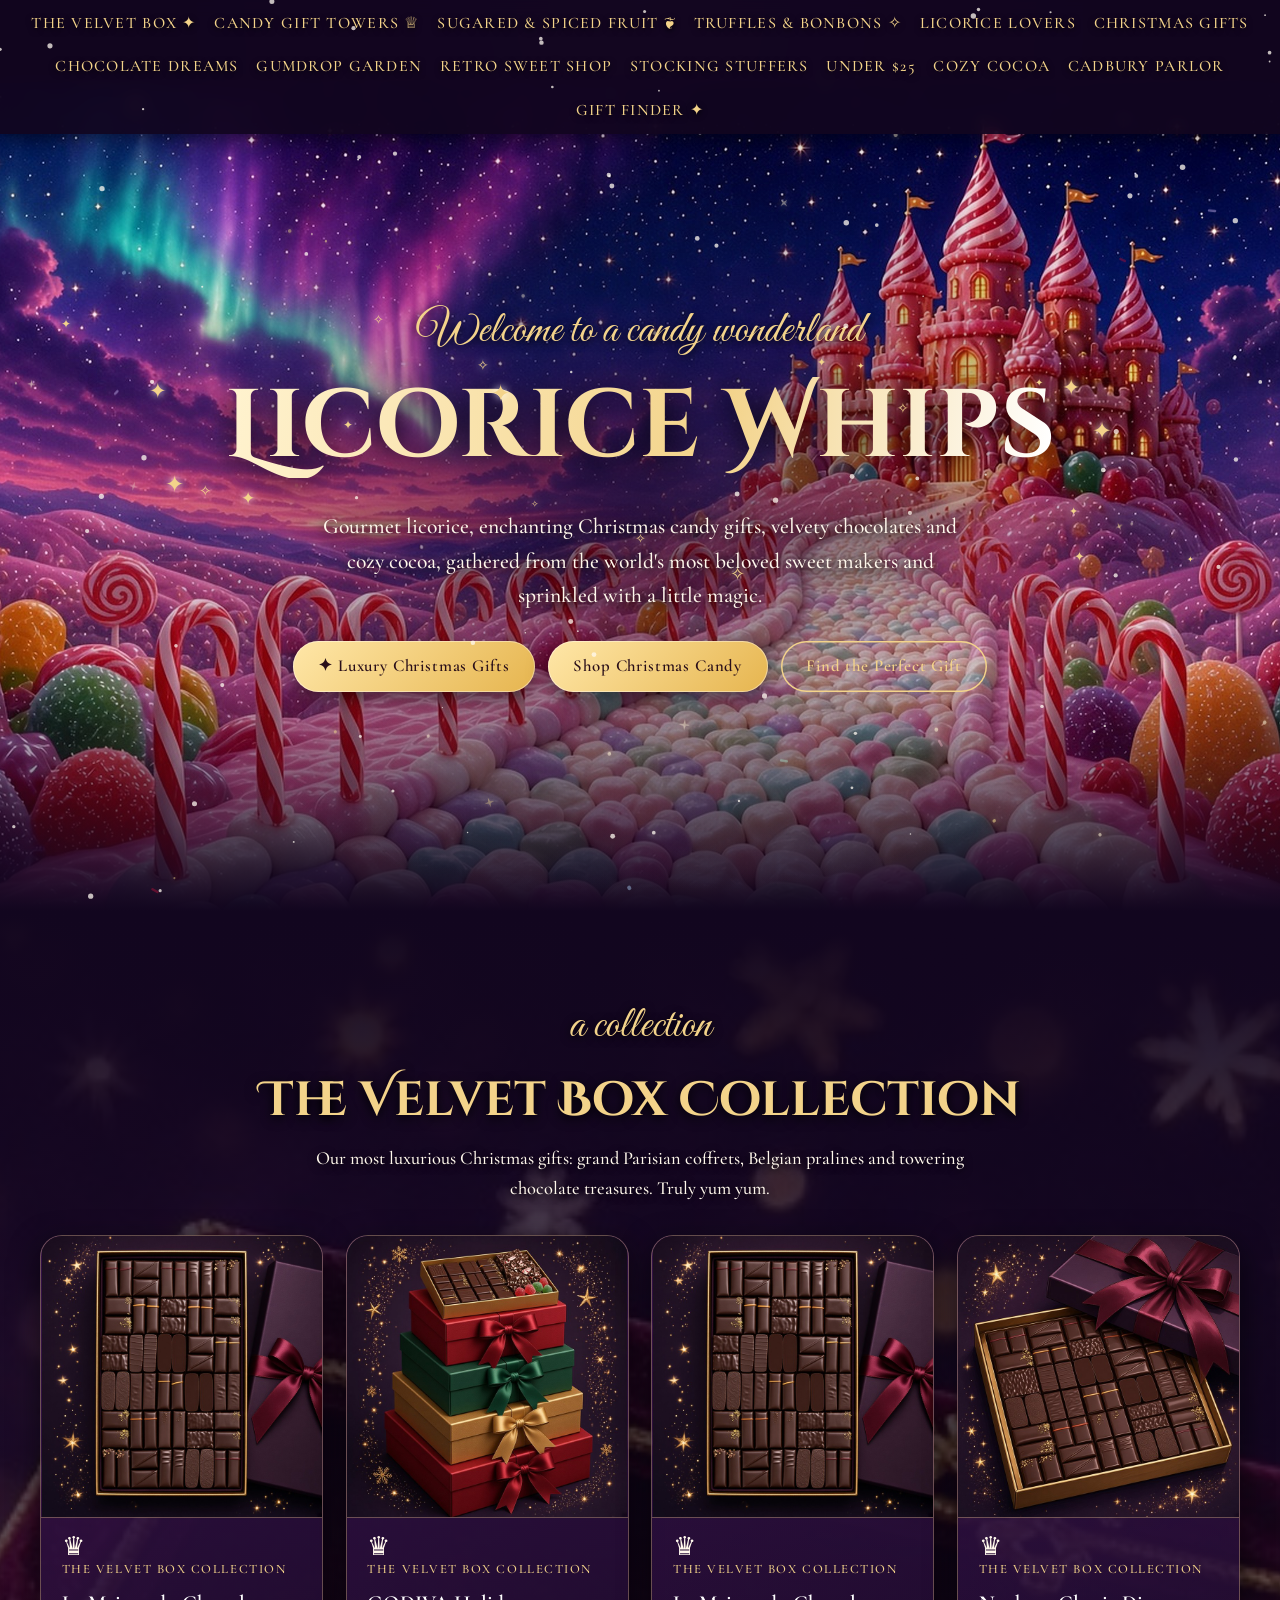
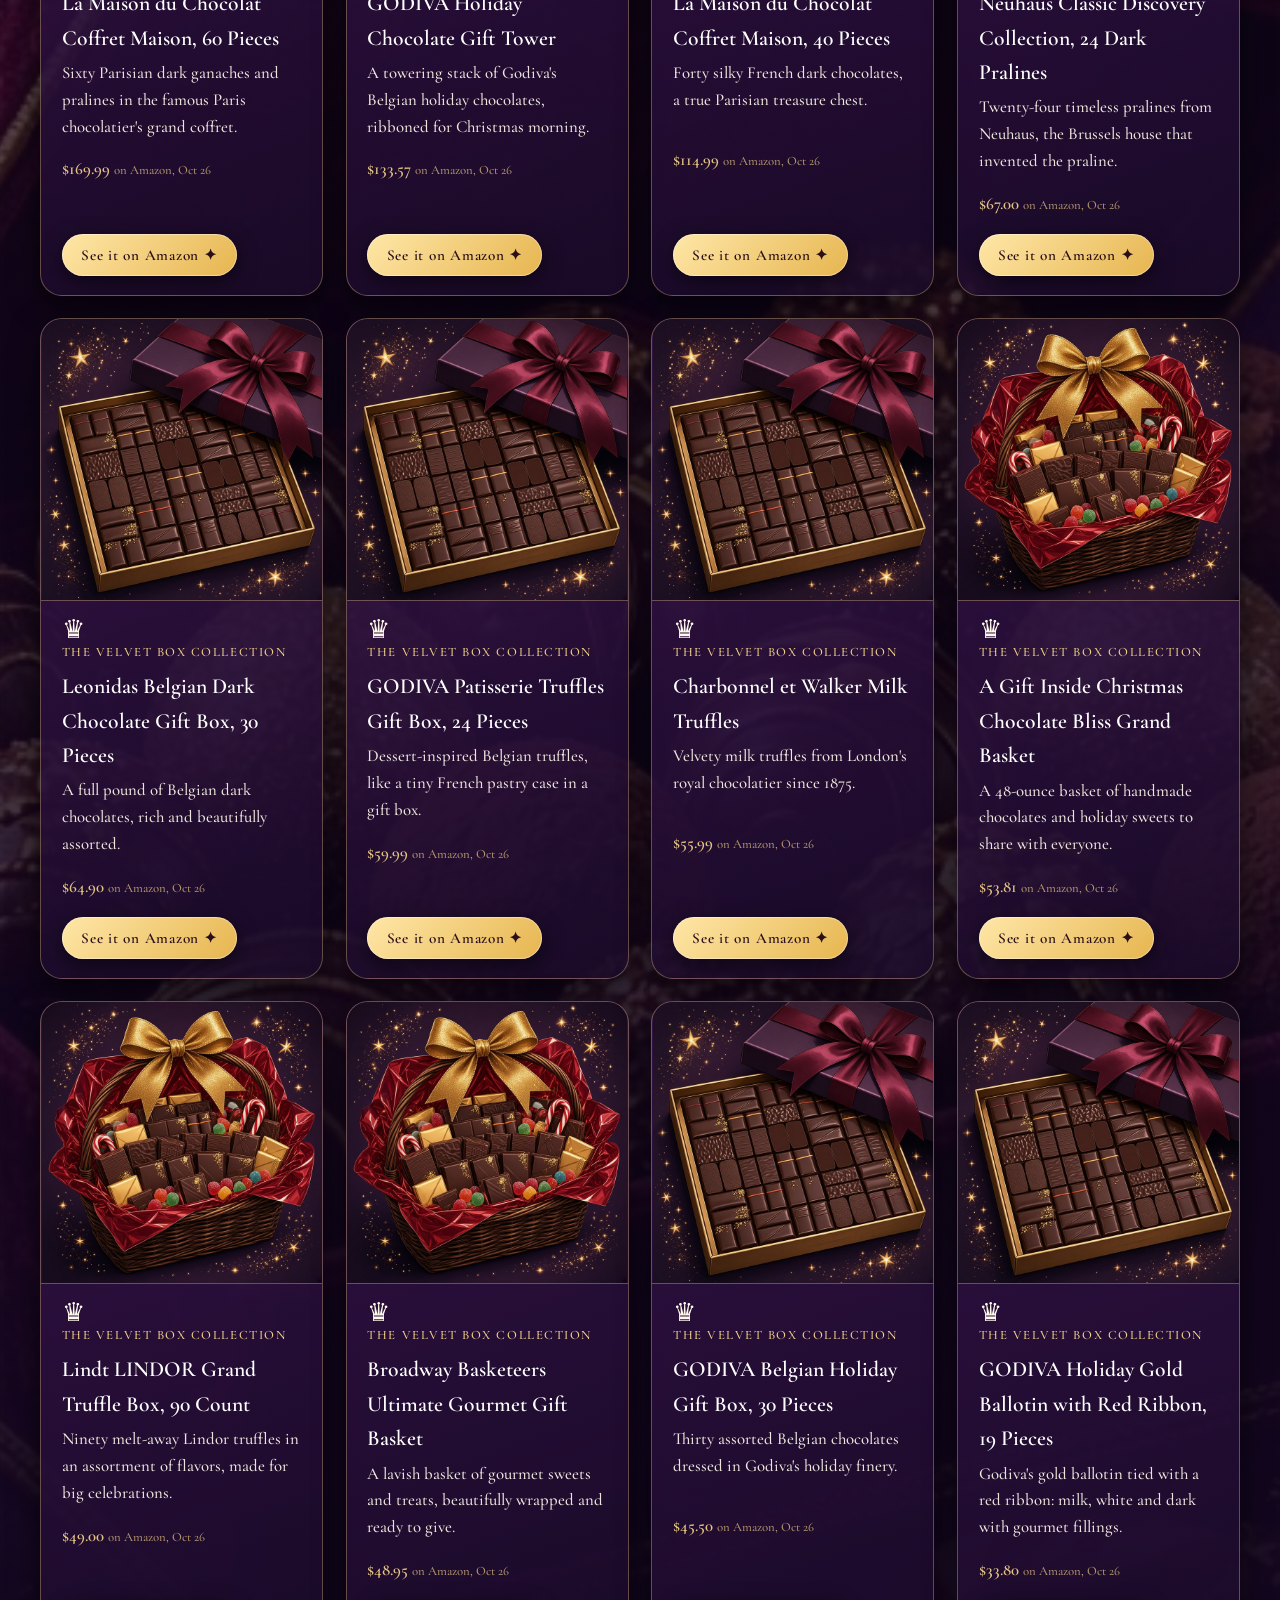
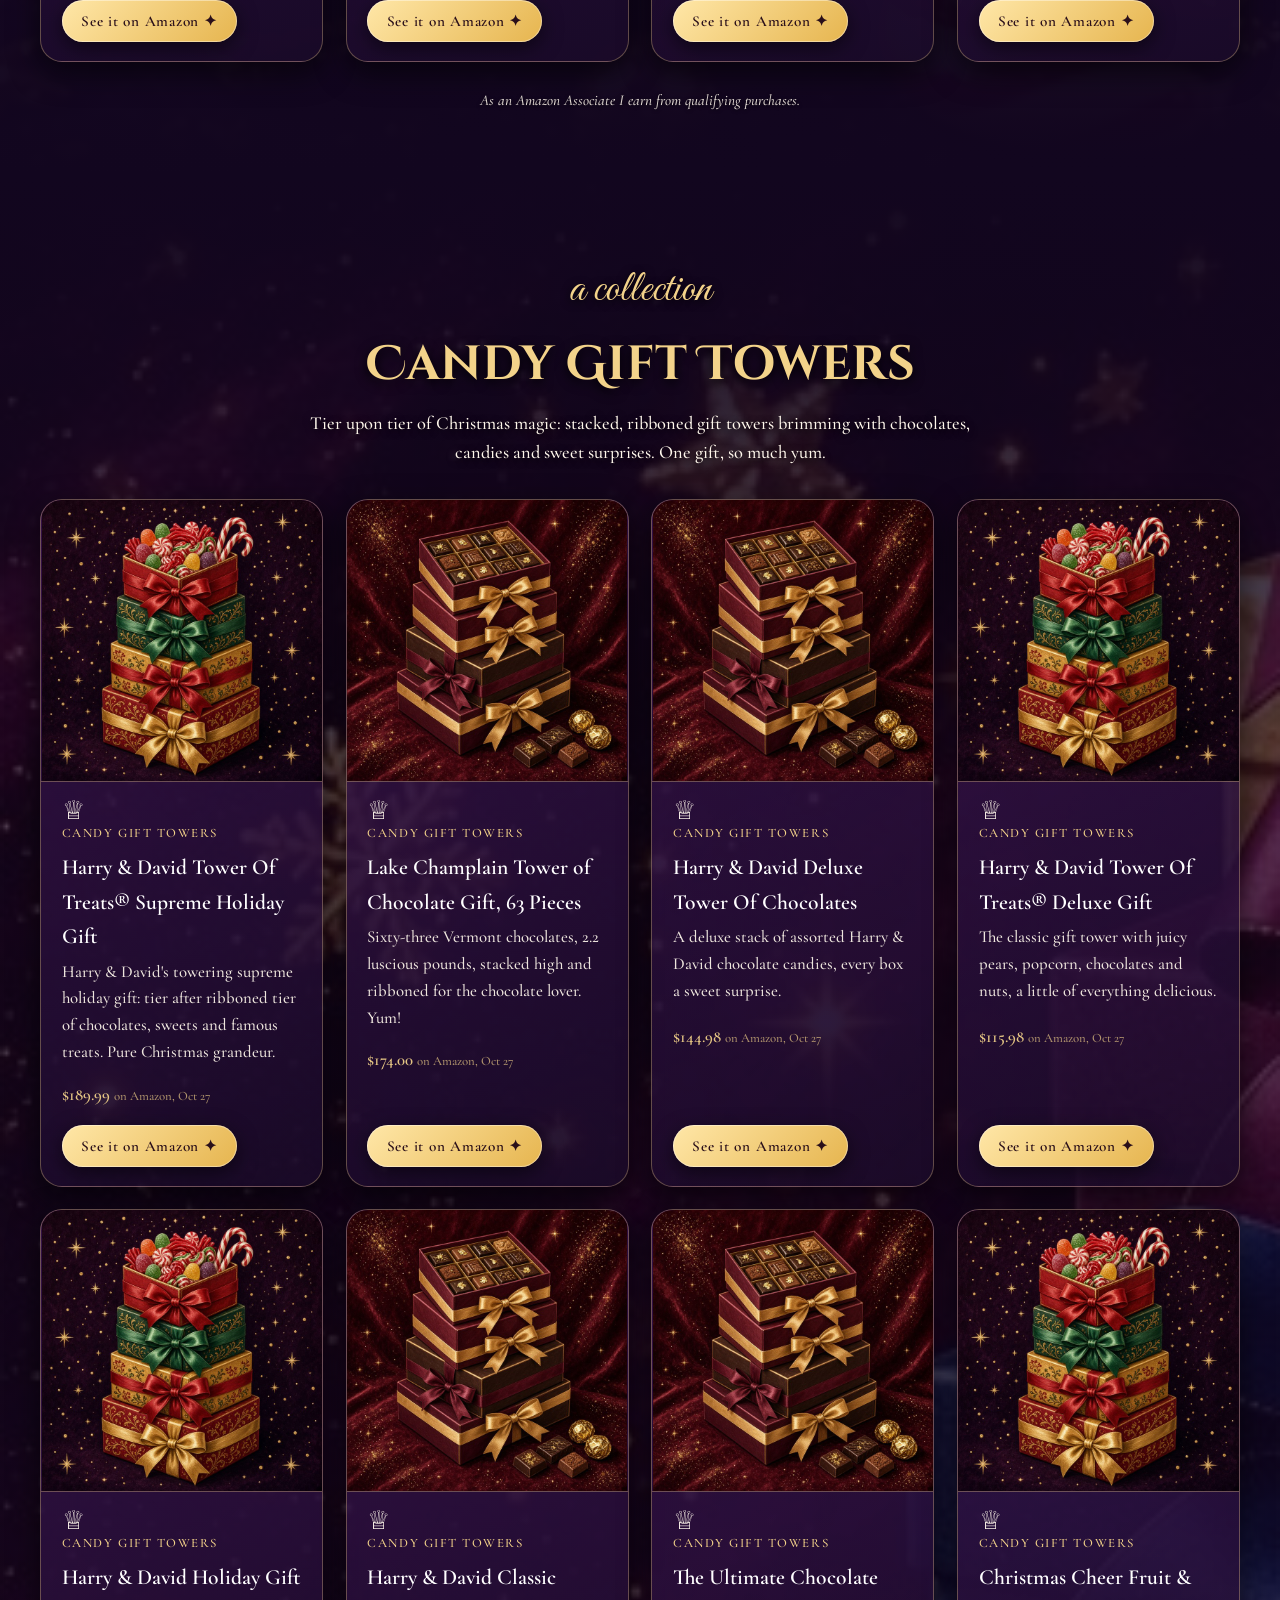
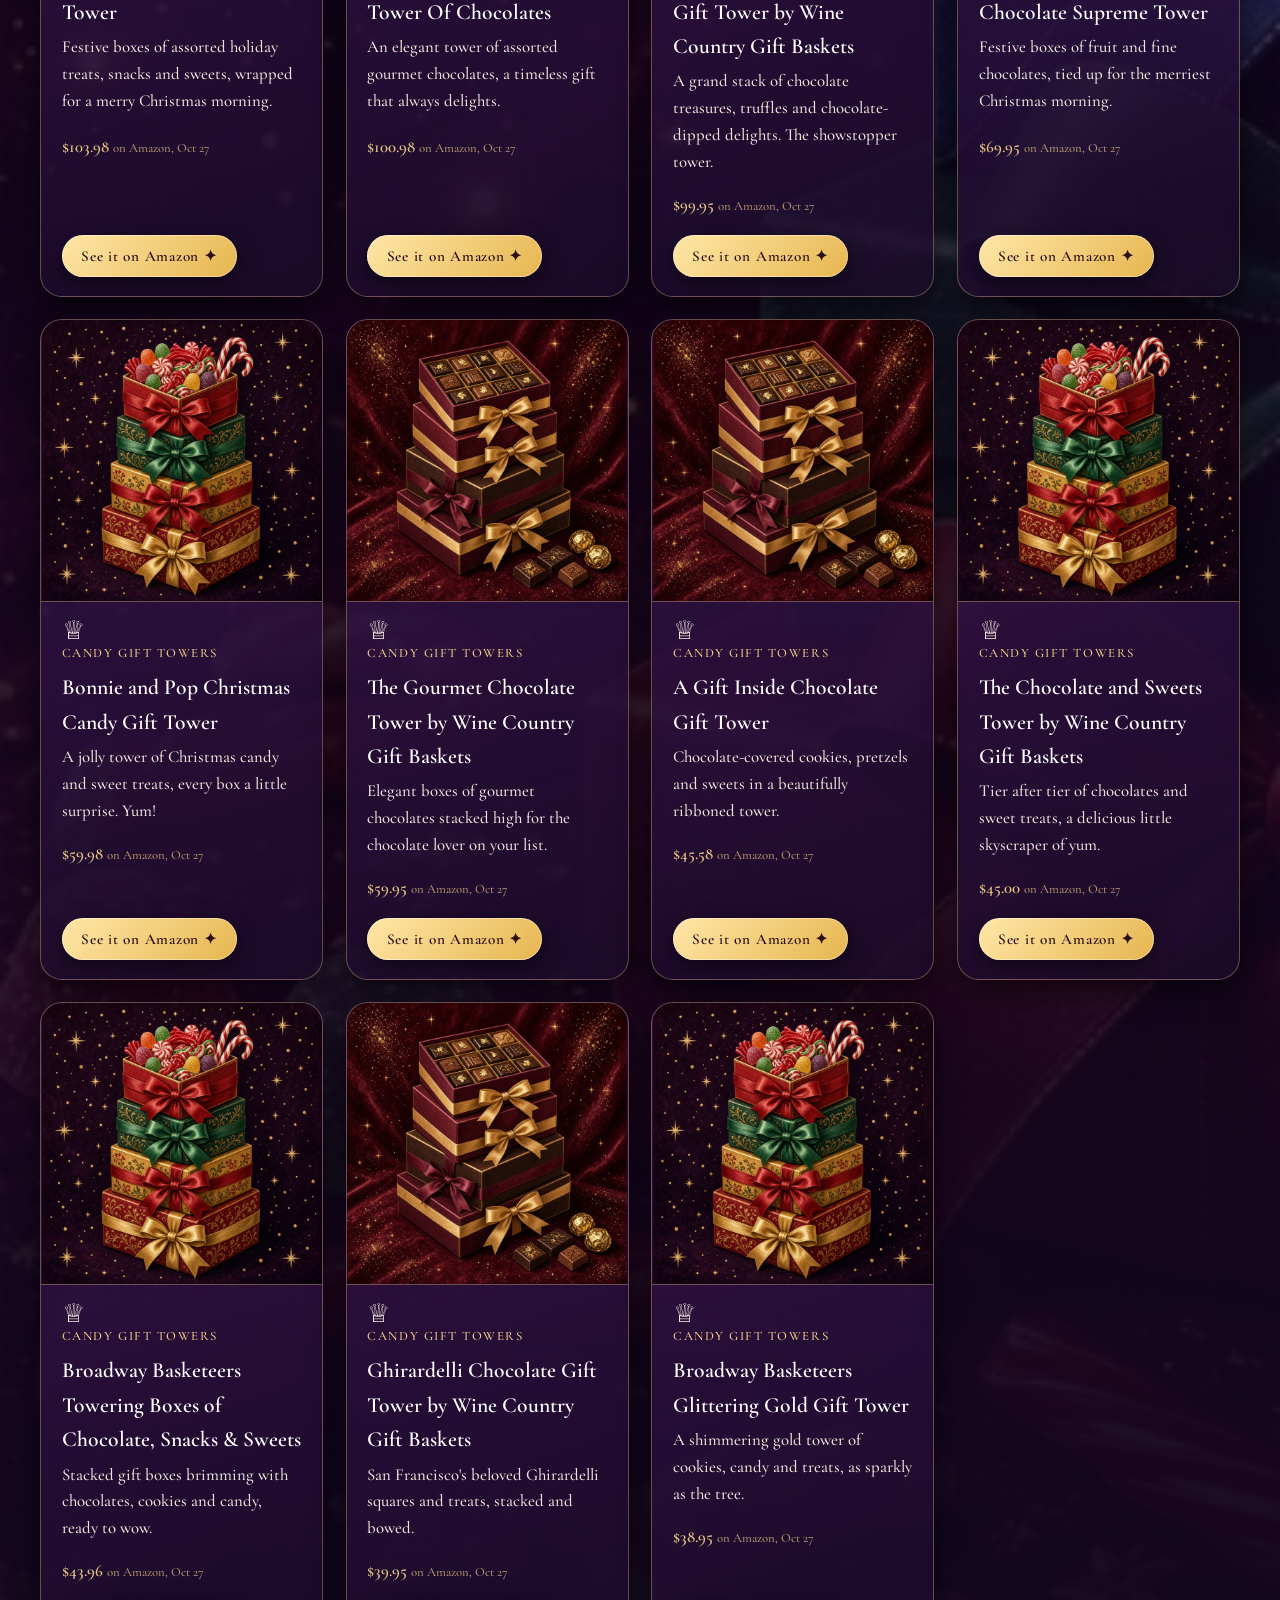
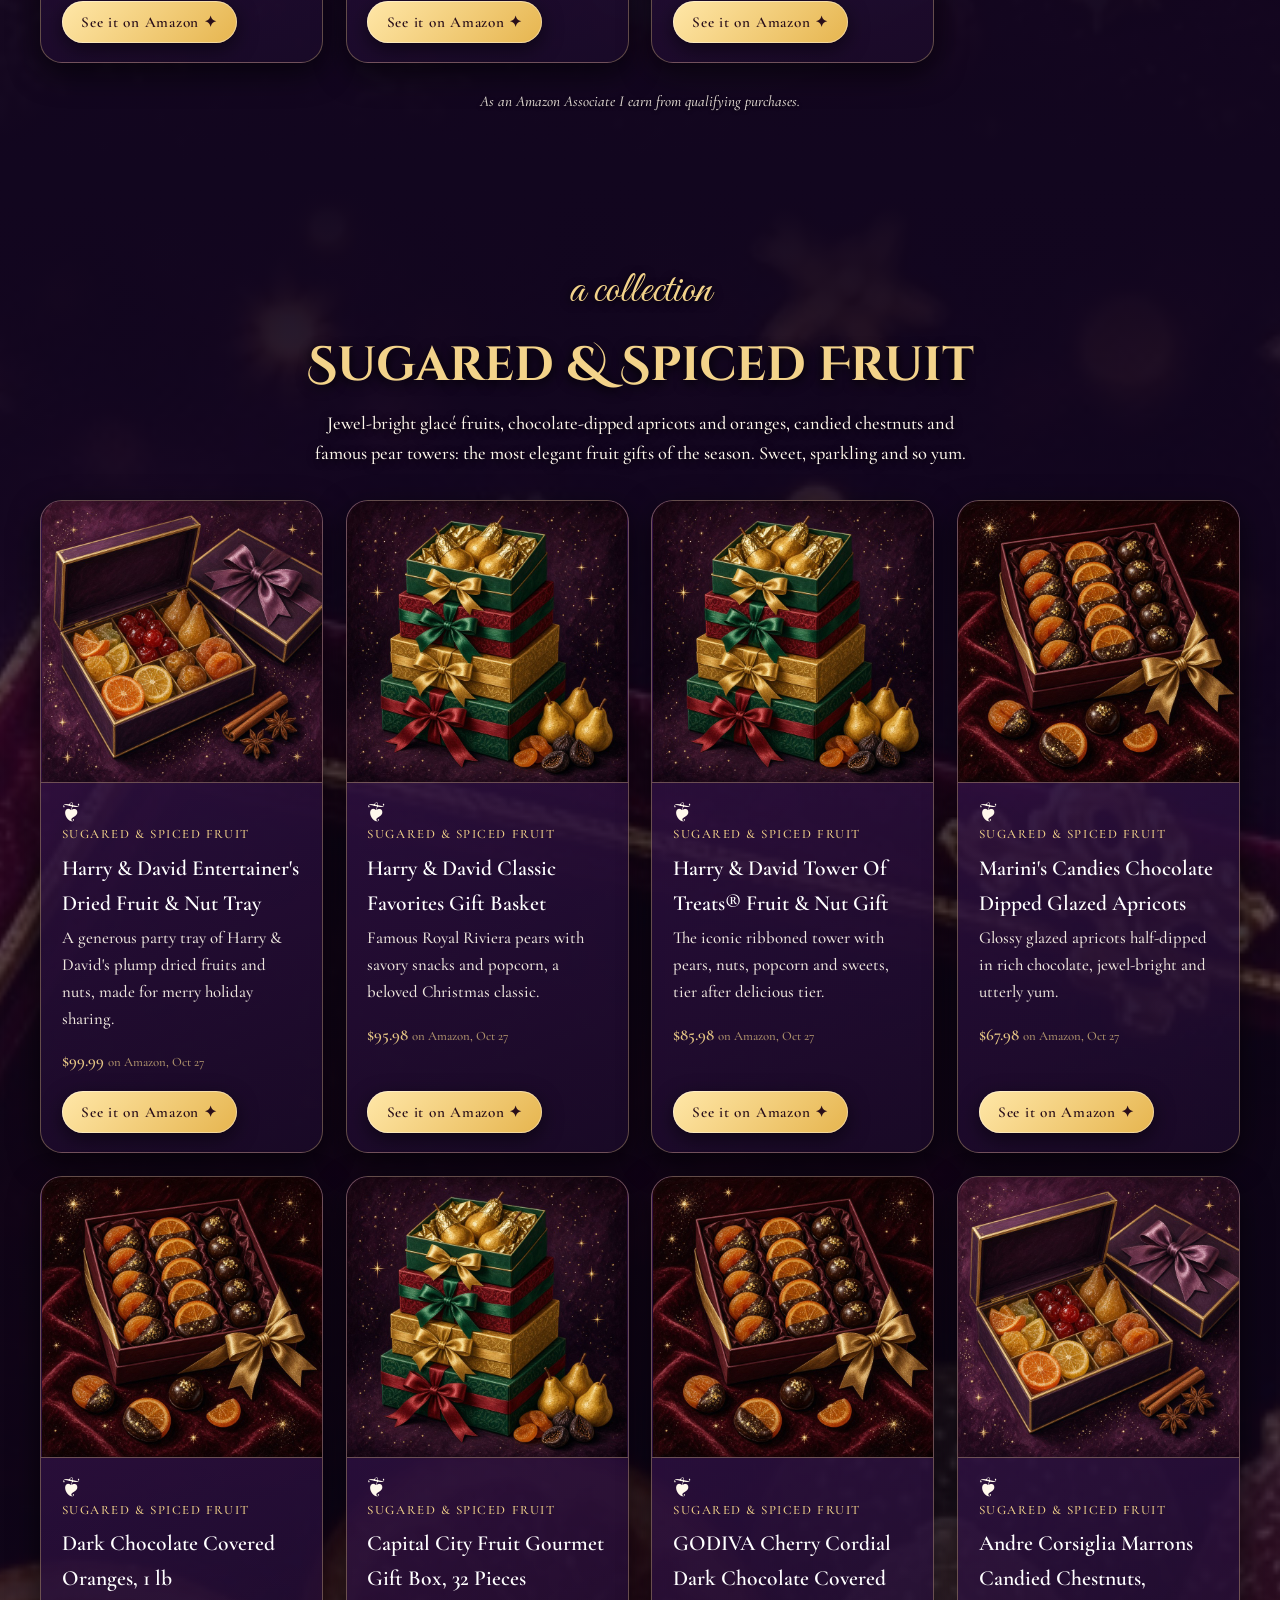
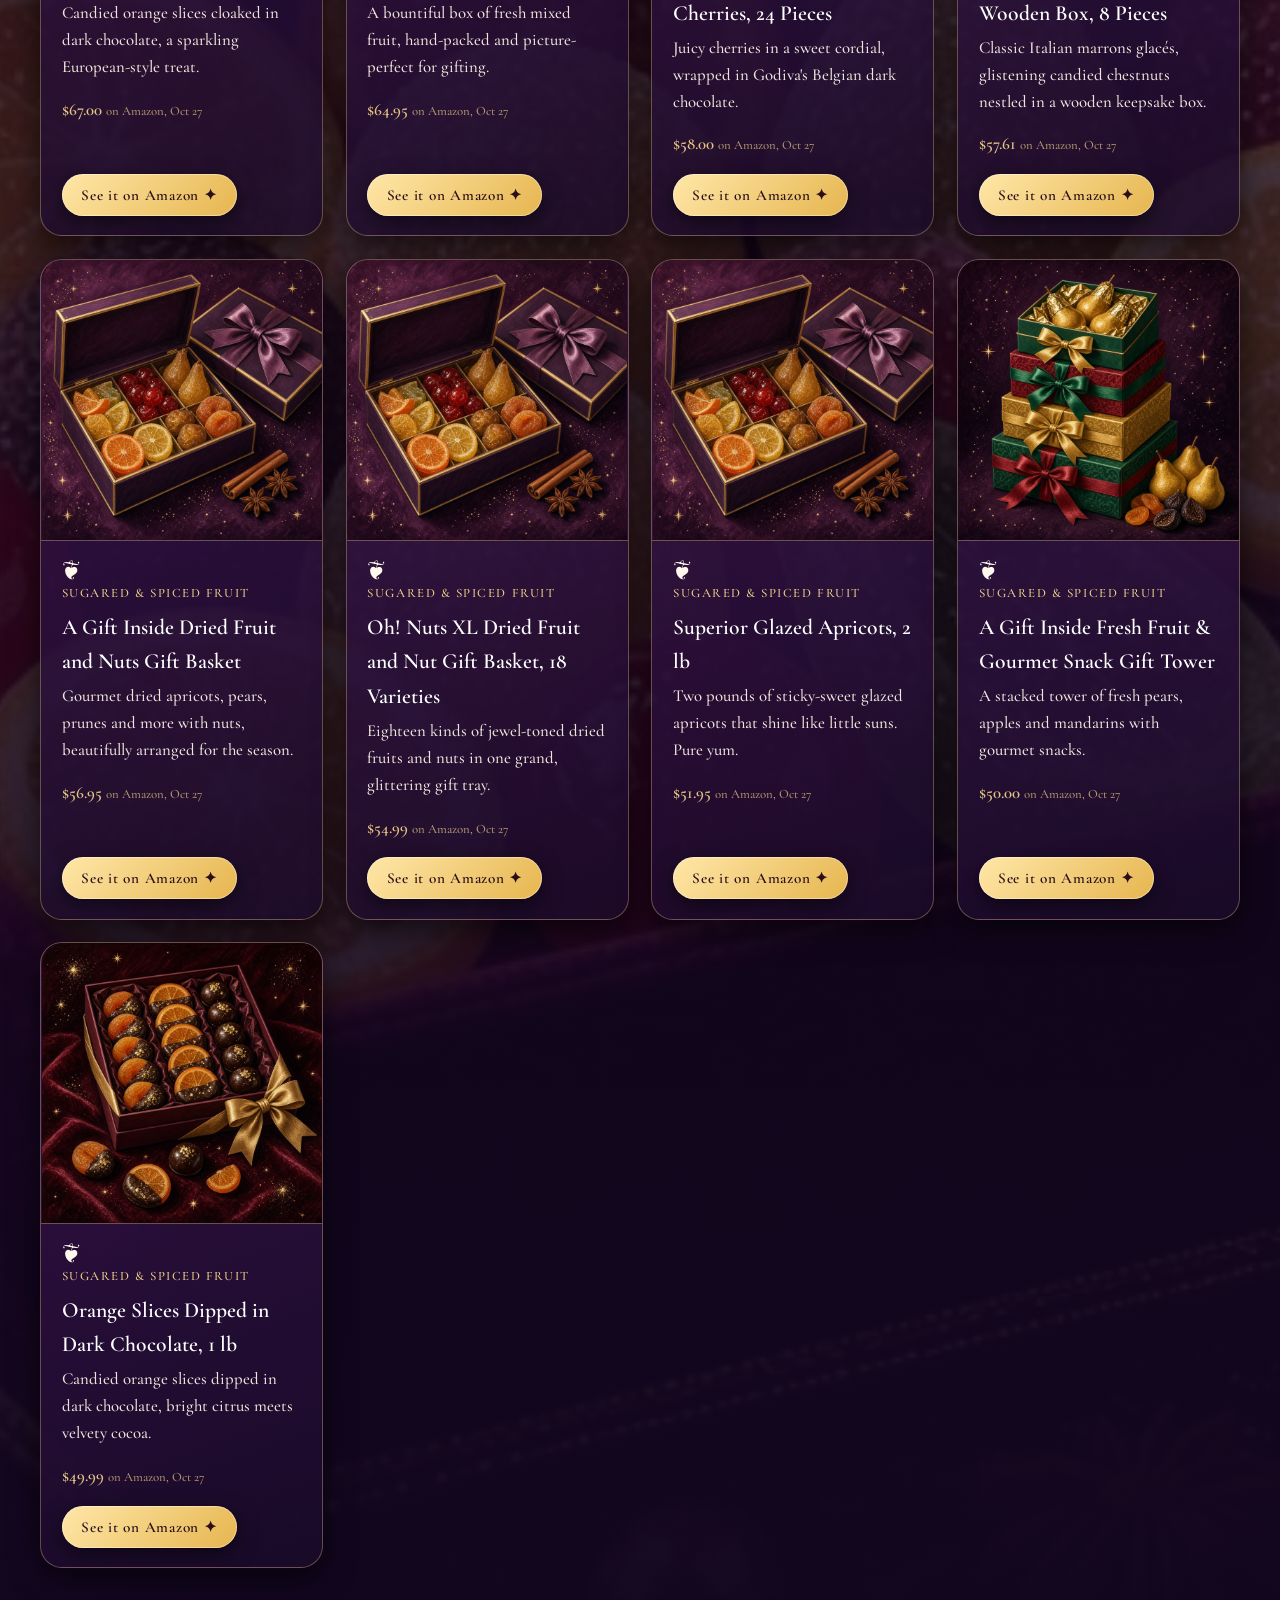
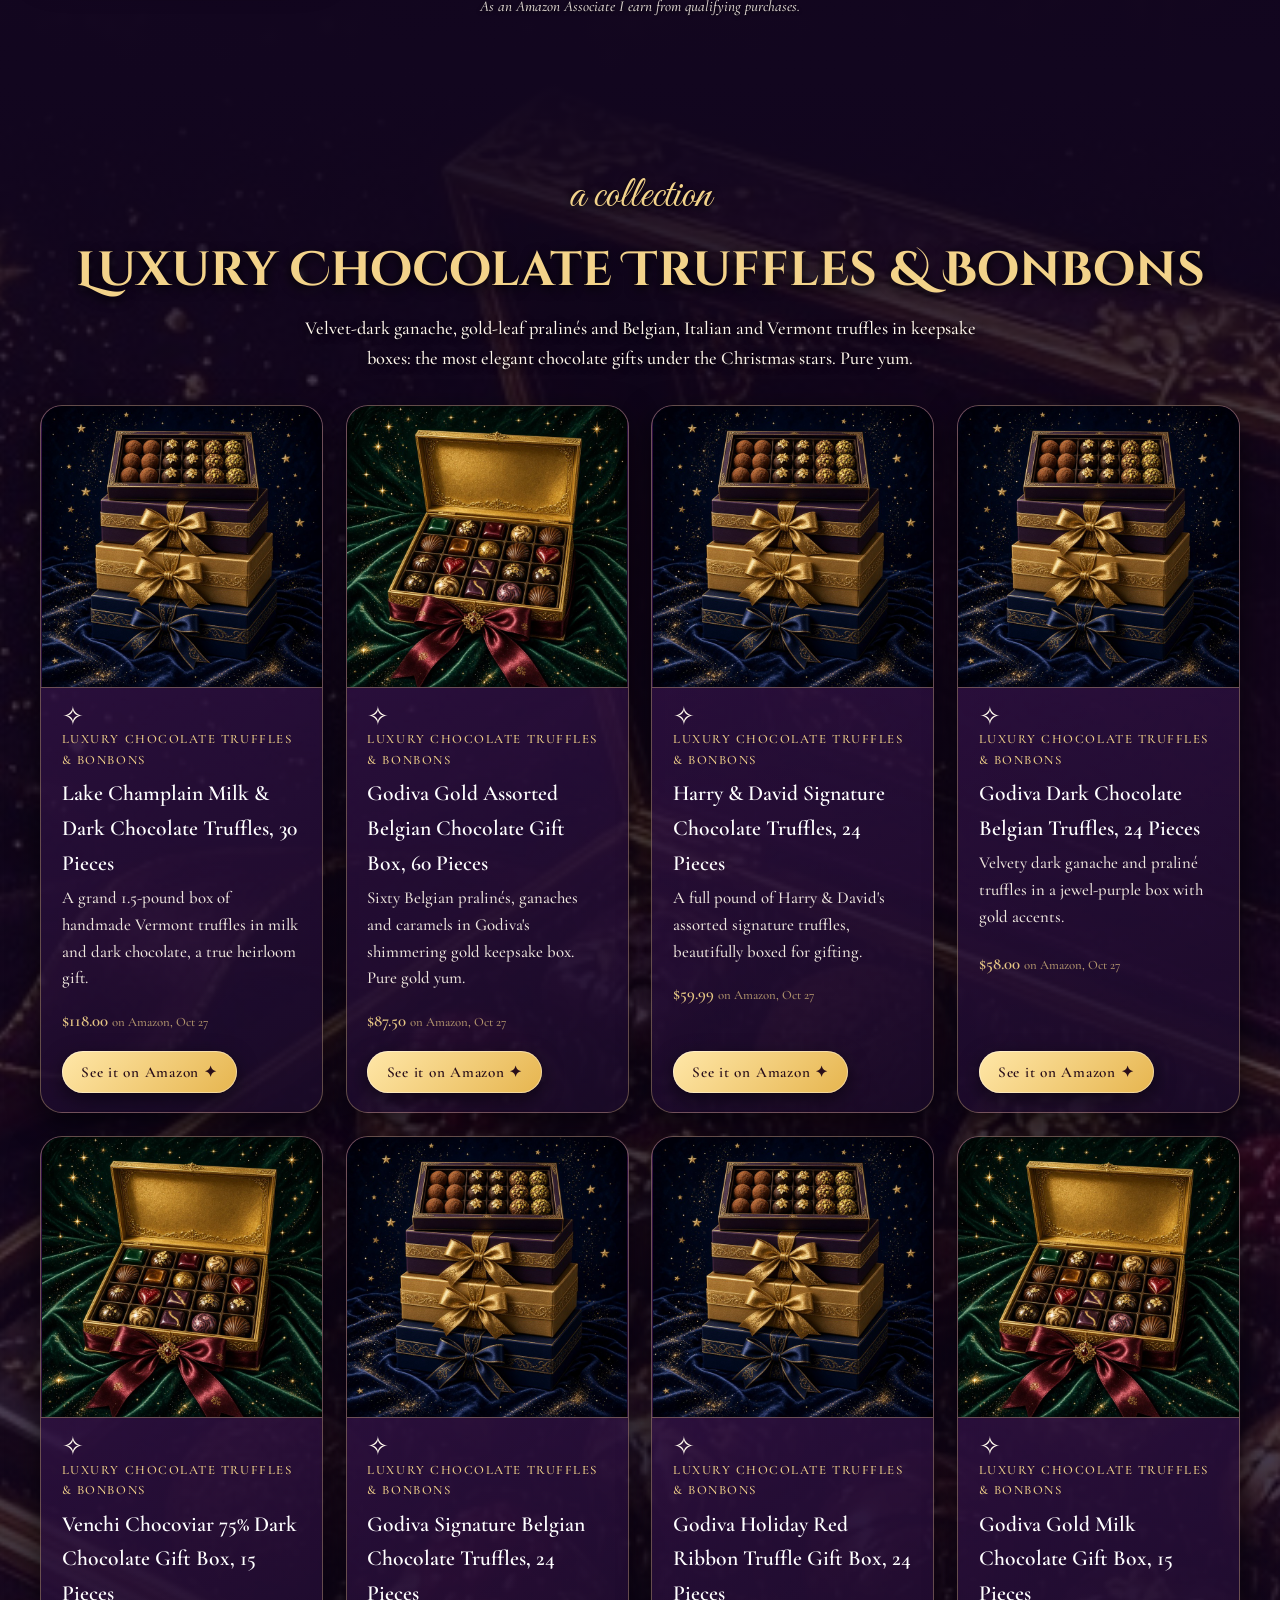
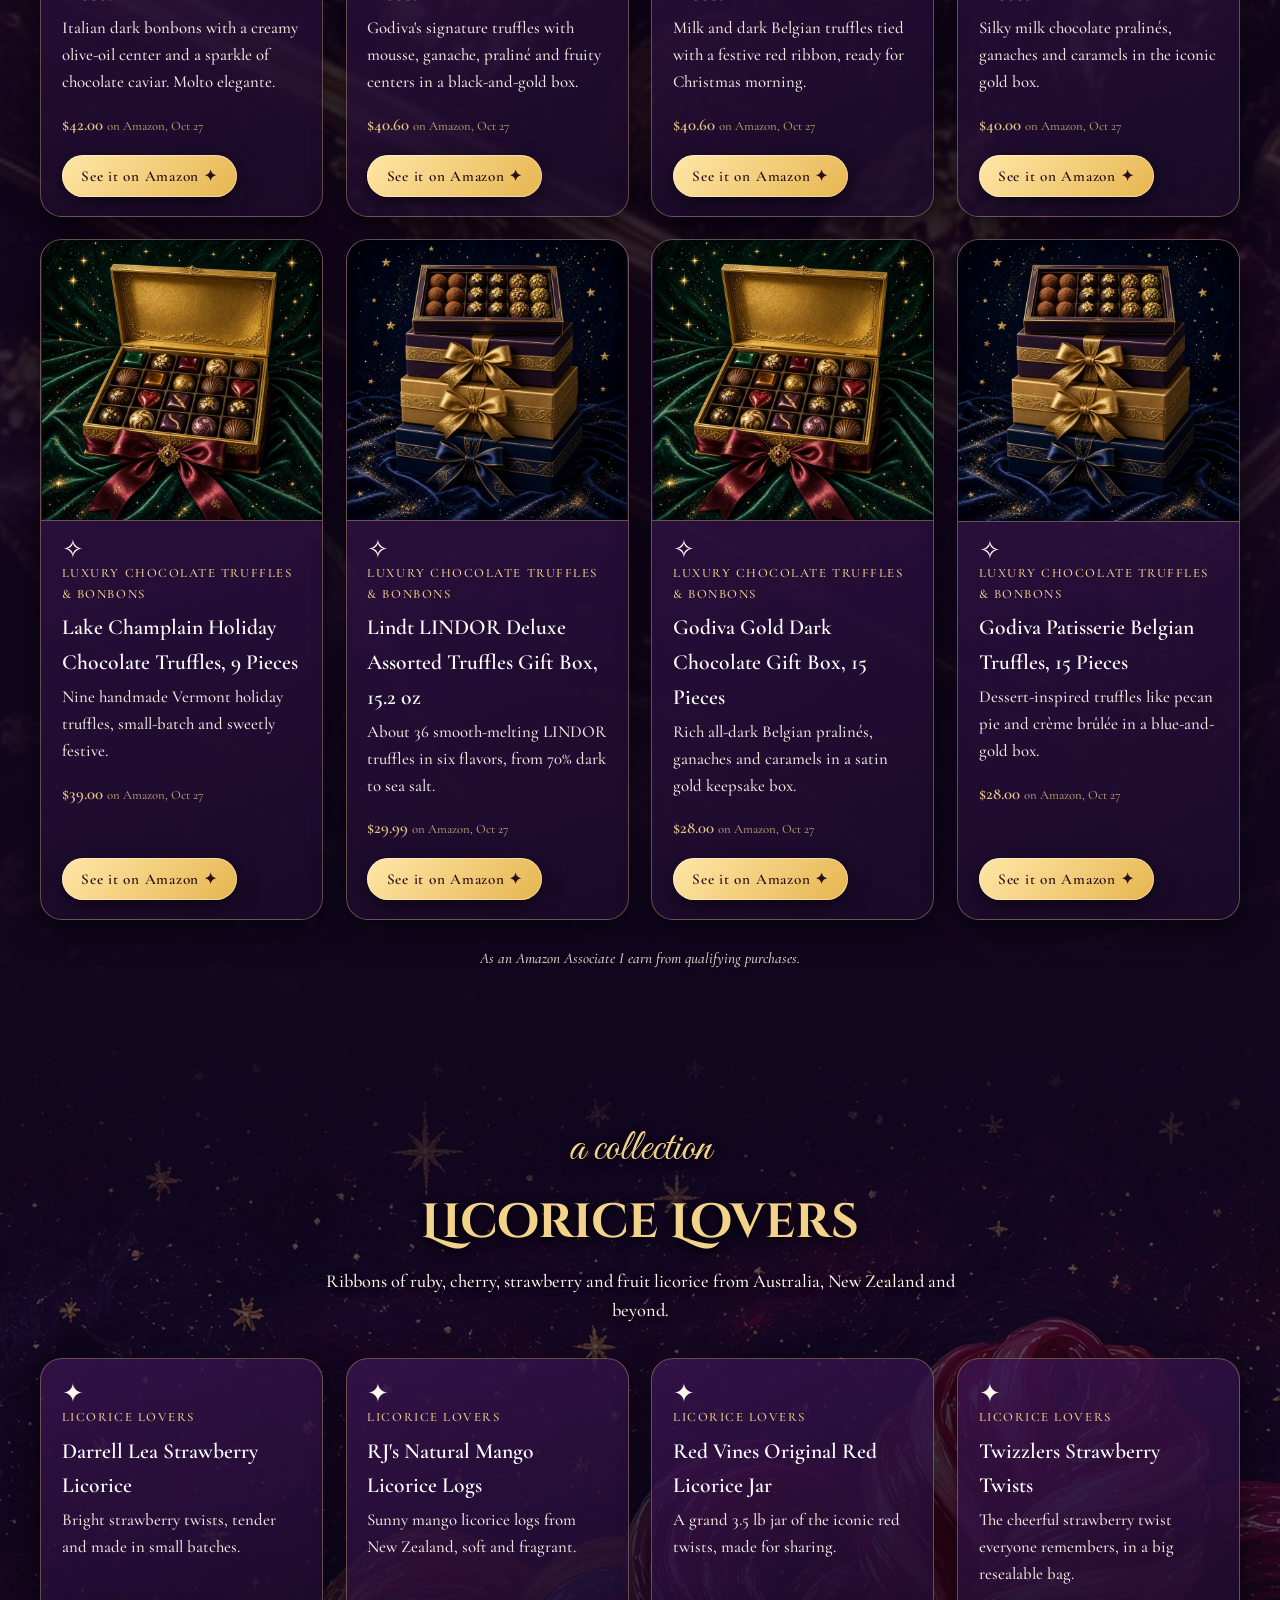
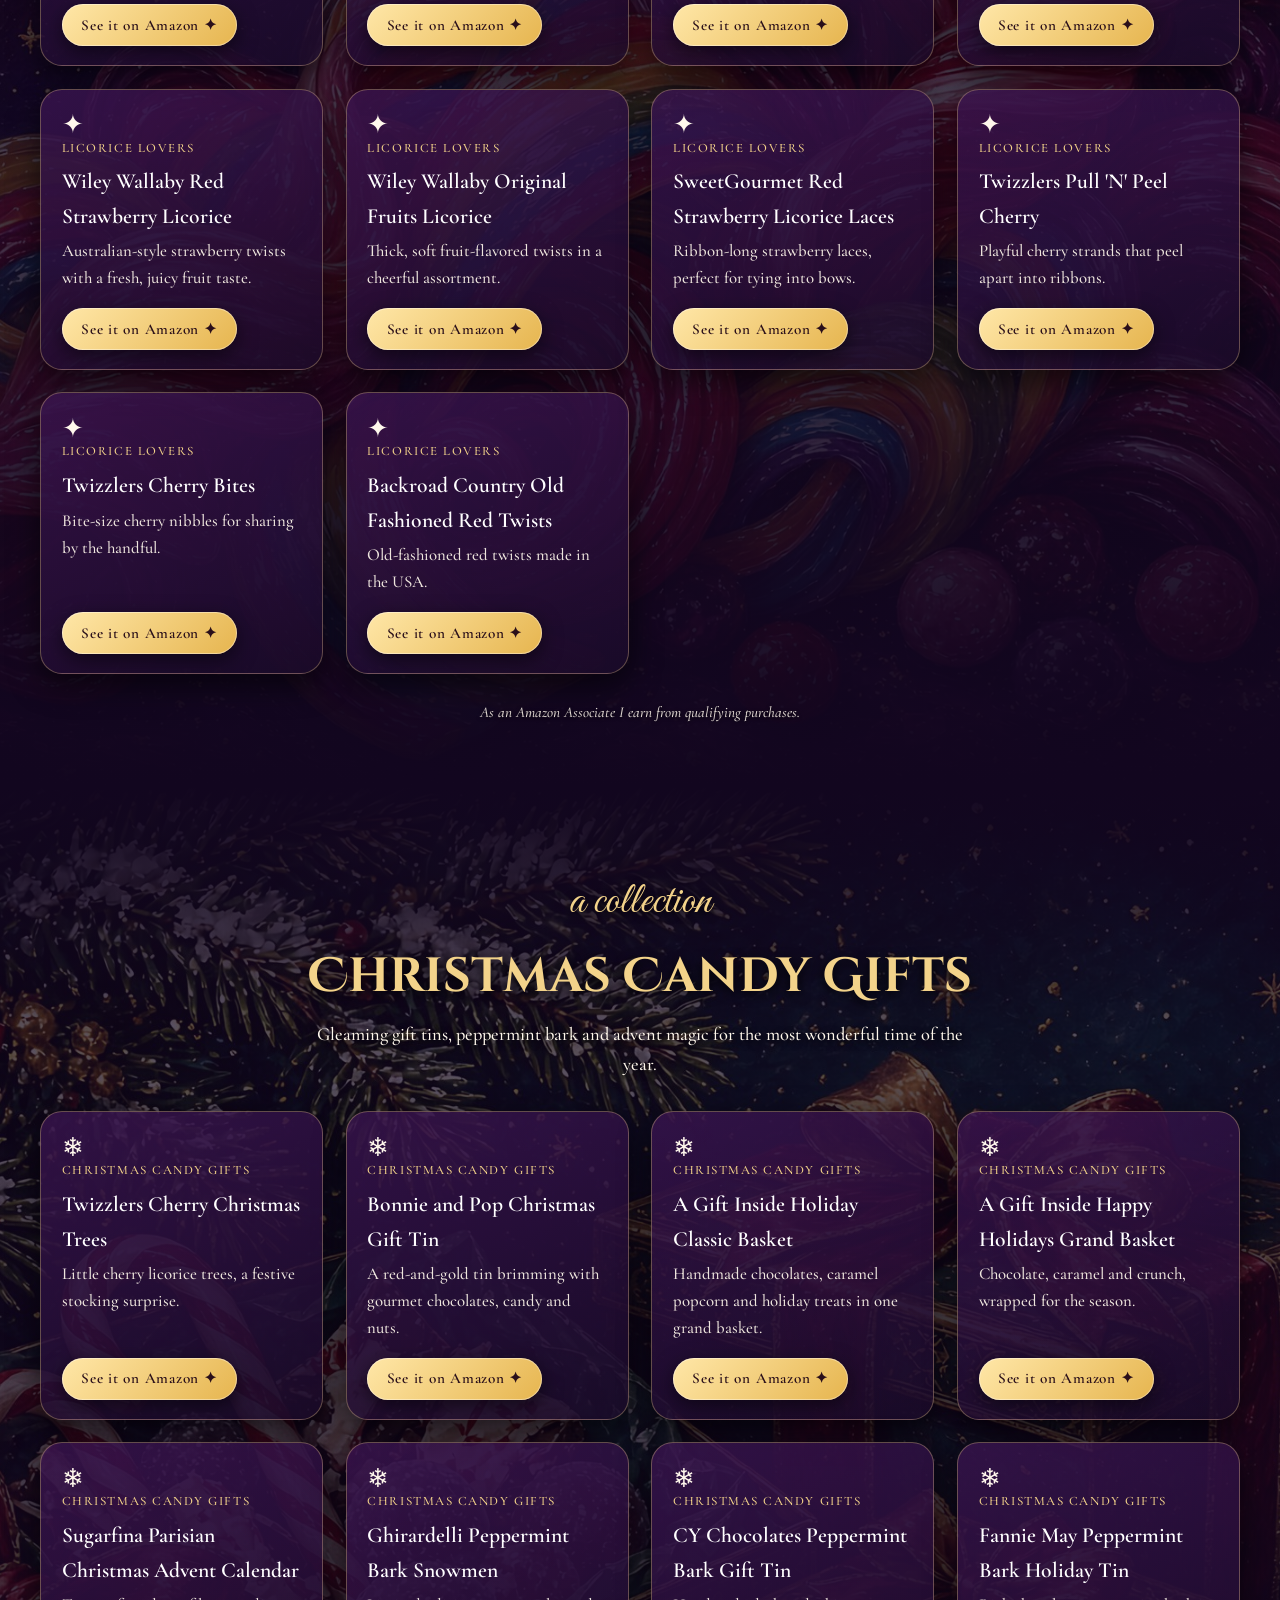
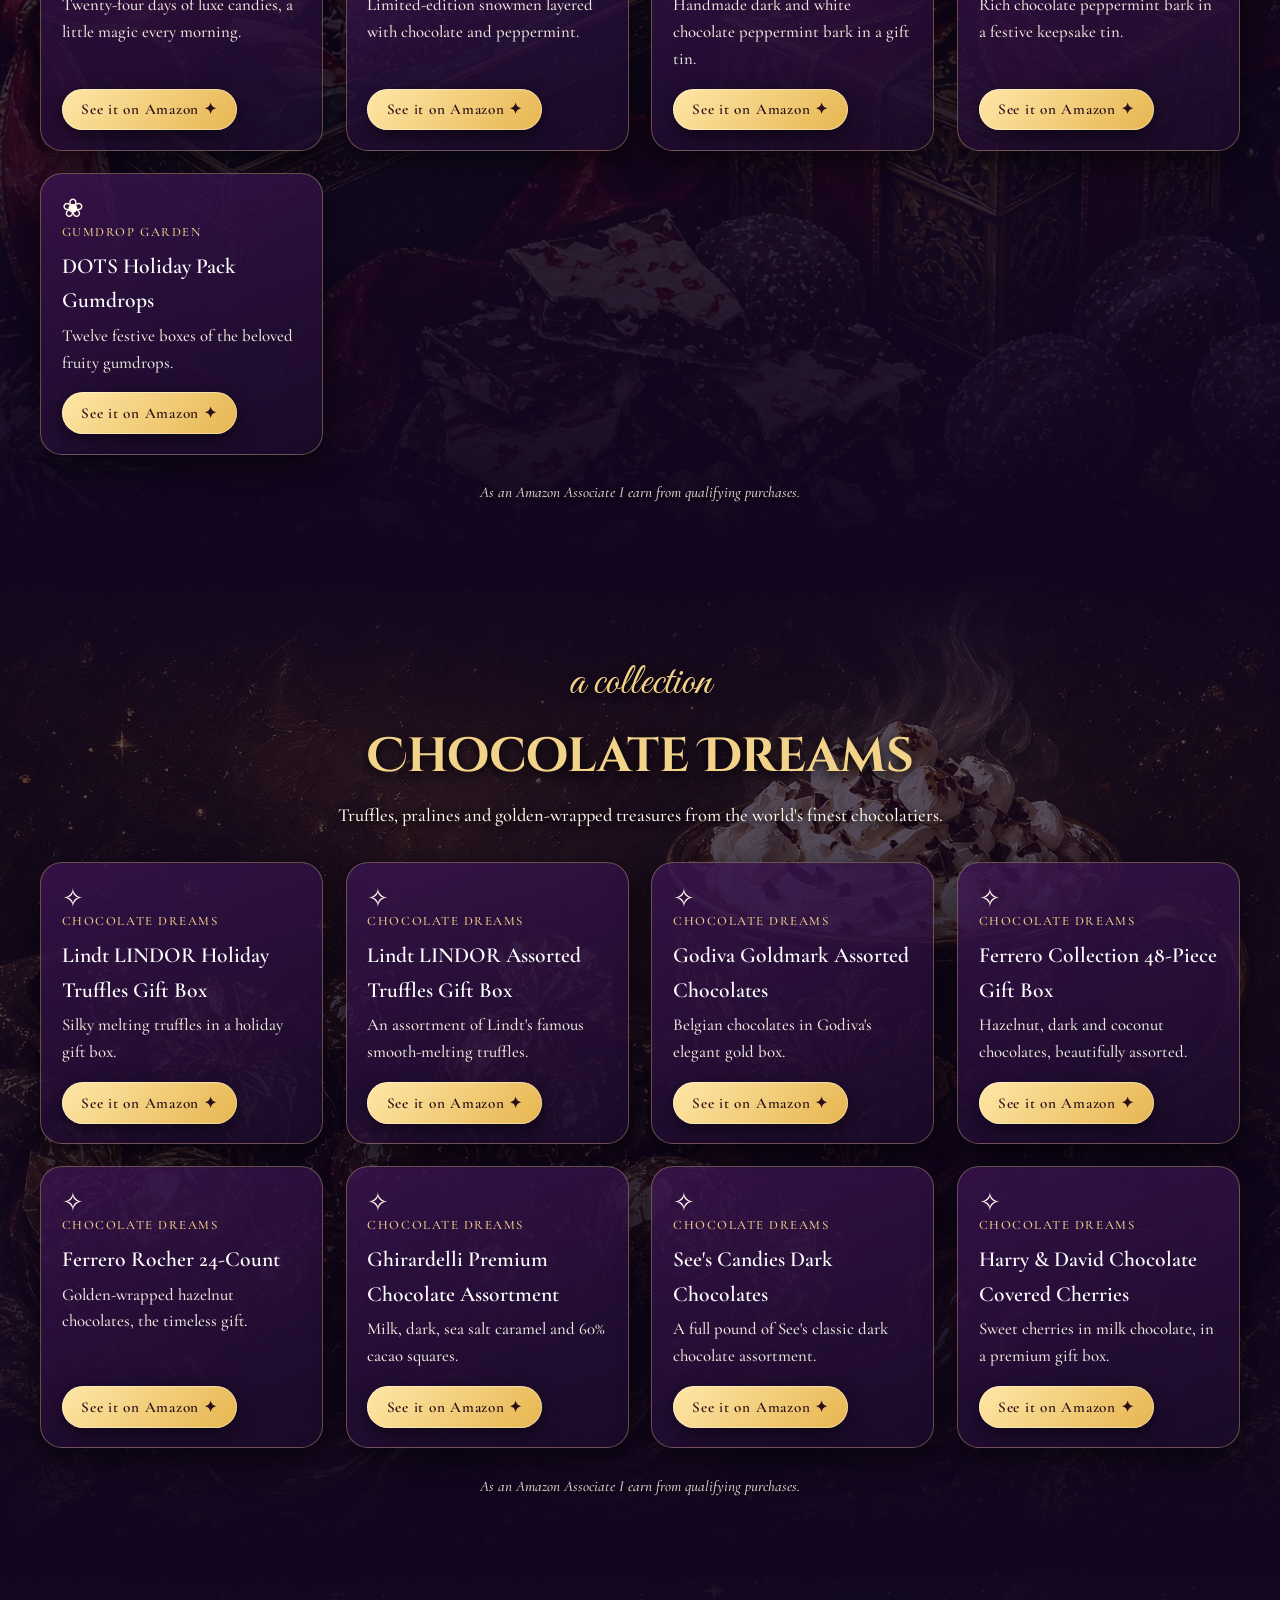
<file: index.html>
<!doctype html><html lang="en"><head><meta charset="utf-8"><meta name="viewport" content="width=device-width,initial-scale=1">
<title>Licorice Whips · A Magical Candy Wonderland of Gourmet Sweets &amp; Christmas Gifts</title>
<meta name="description" content="Licorice Whips: a sparkling candy wonderland of gourmet licorice, Christmas candy gifts, fine chocolates, retro sweets, stocking stuffers and cozy cocoa.">
<meta property="og:type" content="website"><meta property="og:title" content="Licorice Whips · The Velvet Box Christmas Collection">
<meta property="og:description" content="Luxury Christmas chocolate gifts from Paris, Brussels and London, plus a whole candy wonderland of sweets. ✦">
<meta property="og:url" content="https://lulumoons.github.io/licorice-whips/"><meta property="og:image" content="https://lulumoons.github.io/licorice-whips/img/og-velvet.jpg?v=10"><meta property="og:image:width" content="1200"><meta property="og:image:height" content="630"><meta name="twitter:card" content="summary_large_image"><meta name="twitter:title" content="Licorice Whips · The Velvet Box Christmas Collection"><meta name="twitter:description" content="Luxury Christmas chocolate gifts from Paris, Brussels and London. ✦"><meta name="twitter:image" content="https://lulumoons.github.io/licorice-whips/img/og-velvet.jpg?v=10">
<link rel="icon" href="data:image/svg+xml,%3Csvg xmlns=%22http://www.w3.org/2000/svg%22 viewBox=%220 0 100 100%22%3E%3Ctext y=%22.9em%22 font-size=%2290%22%3E%E2%9C%A6%3C/text%3E%3C/svg%3E"><link rel="preconnect" href="https://fonts.googleapis.com"><link rel="preconnect" href="https://fonts.gstatic.com" crossorigin>
<link href="https://fonts.googleapis.com/css2?family=Cinzel+Decorative:wght@700&family=Cormorant+Garamond:ital,wght@0,500;0,600;1,500&family=Great+Vibes&display=swap" rel="stylesheet">
<style>
:root{--gold:#f3d38a;--ruby:#c8213f;--plum:#1b0b2a;--ink:#fff8ec}
*{box-sizing:border-box}html{scroll-behavior:smooth}
body{margin:0;background:#12061f radial-gradient(ellipse at top,#2a0f3d,#12061f 60%) fixed;color:var(--ink);font:500 1.15rem/1.6 'Cormorant Garamond',Georgia,serif;overflow-x:hidden}
a{color:var(--gold)}
#snow{position:fixed;inset:0;pointer-events:none;z-index:50}
nav{position:sticky;top:0;z-index:40;display:flex;gap:1.1rem;justify-content:center;flex-wrap:wrap;padding:.7rem 1rem;background:rgba(18,6,31,.92);backdrop-filter:blur(8px);-webkit-backdrop-filter:blur(8px);box-shadow:0 4px 18px rgba(0,0,0,.45)}
section[id]{scroll-margin-top:5.5rem}
nav a{text-decoration:none;font-size:1rem;letter-spacing:.08em;text-transform:uppercase;text-shadow:0 2px 6px #000}
nav a:hover{color:#fff;text-shadow:0 0 12px var(--gold)}
.hero{position:relative;min-height:92vh;display:flex;flex-direction:column;align-items:center;justify-content:center;text-align:center;padding:3rem 1rem;background:url(img/hero.jpg?v=4) center/cover;margin-top:-3.2rem}
.hero:after{content:"";position:absolute;inset:0;background:radial-gradient(ellipse at center,#12061f99 0%,#12061f33 45%,transparent 70%),linear-gradient(transparent 70%,#12061f)}
.hero>*{position:relative;z-index:2}
.hero canvas.sprinkles{position:absolute;inset:0;width:100%;height:100%;pointer-events:none;z-index:1}

.script{font-family:'Great Vibes',cursive;color:var(--gold);font-size:clamp(1.8rem,4vw,2.8rem);text-shadow:0 2px 10px #000}
h1{font-family:'Cinzel Decorative',serif;font-size:clamp(2.6rem,8vw,6rem);margin:.1em 0;line-height:1.05;background:linear-gradient(100deg,#fff3d0,#f3d38a 30%,#fff 50%,#f3d38a 70%,#fff3d0);background-size:200% auto;-webkit-background-clip:text;background-clip:text;color:transparent;filter:drop-shadow(0 4px 14px #000c);animation:shine 6s linear infinite}
@keyframes shine{to{background-position:200% center}}
.hero p{max-width:40rem;font-size:1.35rem;text-shadow:0 2px 8px #000,0 0 22px #000}
.btn{display:inline-block;margin:.4rem;padding:.75rem 1.6rem;border-radius:999px;text-decoration:none;font-weight:600;letter-spacing:.05em;color:#2a0f1a;background:linear-gradient(135deg,#ffe7a8,#e6b54f);box-shadow:0 6px 20px #0008,0 0 0 1px #fff6 inset;transition:transform .25s,box-shadow .25s;position:relative;border:0;cursor:pointer;font-family:inherit;font-size:1.05rem}
.btn:hover{transform:translateY(-2px) scale(1.03);box-shadow:0 8px 28px #f3d38a66}
.btn.ghost{background:transparent;color:var(--gold);box-shadow:0 0 0 1.5px var(--gold) inset}
section.col{position:relative;padding:5rem 1.2rem 3rem;background-size:cover;background-position:center}
section.col:before{content:"";position:absolute;inset:0;background:linear-gradient(#12061f 0%,#12061fb0 18%,#12061fcc 60%,#12061f 100%)}
section.col>*{position:relative}
h2{font-family:'Cinzel Decorative',serif;text-align:center;color:var(--gold);font-size:clamp(1.8rem,4.5vw,3rem);margin:0;text-shadow:0 3px 12px #000}
.lede{text-align:center;max-width:42rem;margin:.3rem auto 2rem;text-shadow:0 2px 8px #000}
.grid{display:grid;grid-template-columns:repeat(auto-fill,minmax(250px,1fr));gap:1.4rem;max-width:1200px;margin:auto}
.card{position:relative;padding:1.4rem 1.3rem 1.2rem;border-radius:22px;background:linear-gradient(160deg,#3a1450cc,#1b0b2acc);border:1px solid #f3d38a55;box-shadow:0 10px 30px #0009;display:flex;flex-direction:column;transition:transform .3s,box-shadow .3s;overflow:hidden}
.card:hover{transform:translateY(-6px) rotate(-.4deg);box-shadow:0 14px 40px #000a,0 0 30px #f3d38a44}
.card .pimg{display:block;width:calc(100% + 2.6rem);margin:-1.4rem -1.3rem 1rem;aspect-ratio:1/1;height:auto;object-fit:contain;border-bottom:1px solid #f3d38a55}
.card .gem{font-size:1.6rem;line-height:1}
.card h3{font-family:'Cormorant Garamond';font-weight:600;font-size:1.35rem;margin:.4rem 0 .3rem;color:#fff}
.card p{margin:0 0 1rem;font-size:1.05rem;opacity:.92;flex:1}
.card .btn{align-self:flex-start;margin:0;font-size:.95rem;padding:.55rem 1.2rem}
.tag{font-size:.8rem;letter-spacing:.12em;text-transform:uppercase;color:var(--gold)}
.disc{text-align:center;font-style:italic;font-size:.95rem;opacity:.85;margin-top:1.6rem;text-shadow:0 1px 4px #000}
.spark{position:fixed;pointer-events:none;z-index:60;font-size:14px;color:var(--gold);animation:pop .8s ease-out forwards}
@keyframes pop{from{opacity:1;transform:translate(0,0) scale(1)}to{opacity:0;transform:translate(var(--x),var(--y)) scale(.3) rotate(180deg)}}
#finder{padding:5rem 1.2rem;text-align:center;background:url(img/licorice.jpg?v=3) center/cover;position:relative}
#finder:before{content:"";position:absolute;inset:0;background:radial-gradient(ellipse,#12061fbb,#12061f 85%)}
#finder>*{position:relative}
.q{margin:1.4rem auto;max-width:46rem}.q h4{font-family:'Great Vibes';font-size:2rem;color:var(--gold);margin:.2rem 0;font-weight:400}
.opt{background:transparent;color:var(--ink);border:1.5px solid #f3d38a88;border-radius:999px;padding:.5rem 1.1rem;margin:.3rem;font:inherit;font-size:1.05rem;cursor:pointer;transition:.25s}
.opt:hover,.opt.on{background:#f3d38a;color:#2a0f1a;box-shadow:0 0 18px #f3d38a88}
#results .grid{margin-top:1.5rem;text-align:left}
footer{padding:3rem 1rem 4rem;text-align:center;font-size:1rem;background:linear-gradient(transparent,#0a0312)}
footer .script{font-size:2.4rem}
.twinkle{position:absolute;color:var(--gold);animation:tw 3s ease-in-out infinite;pointer-events:none;text-shadow:0 0 8px #fff}
@keyframes tw{0%,100%{opacity:.2;transform:scale(.7)}50%{opacity:1;transform:scale(1.15)}}
@media (prefers-reduced-motion:reduce){*{animation:none!important}#snow{display:none}}
@media(max-width:600px){nav{gap:.6rem;font-size:.85rem}nav a{font-size:.8rem}.hero{min-height:80vh}}
.pr{color:var(--gold);font-weight:600;font-size:1.25rem;margin:.2rem 0 .6rem}.pr small{font-size:.8rem;opacity:.75;font-weight:500}
</style></head><body>
<canvas id="snow"></canvas>
<nav><a href="#velvet">The Velvet Box ✦</a><a href="#towers">Candy Gift Towers ♕</a><a href="#fruit">Sugared &amp; Spiced Fruit ❦</a><a href="#truffles">Truffles &amp; Bonbons ✧</a><a href="#licorice">Licorice Lovers</a><a href="#christmas">Christmas Gifts</a><a href="#chocolate">Chocolate Dreams</a><a href="#gumdrop">Gumdrop Garden</a><a href="#retro">Retro Sweet Shop</a><a href="#stocking">Stocking Stuffers</a><a href="#under25">Under $25</a><a href="#cocoa">Cozy Cocoa</a><a href="#cadbury">Cadbury Parlor</a><a href="#finder">Gift Finder ✦</a></nav>
<header class="hero" id="top">
<div class="script">Welcome to a candy wonderland</div>
<h1>Licorice Whips</h1>
<p>Gourmet licorice, enchanting Christmas candy gifts, velvety chocolates and cozy cocoa, gathered from the world's most beloved sweet makers and sprinkled with a little magic.</p>
<div><a class="btn" href="#velvet">✦ Luxury Christmas Gifts</a><a class="btn" href="#christmas">Shop Christmas Candy</a><a class="btn ghost" href="#finder">Find the Perfect Gift</a></div>
</header>
<main id="cols"></main>
<section id="finder">
<h2>The Candy Gift Finder</h2>
<p class="lede">Three little questions, and we'll conjure the sweetest matches.</p>
<div class="q" data-k="who"><h4>Who is it for?</h4><button class="opt" data-v="kids">Little ones</button><button class="opt" data-v="sweetheart">My sweetheart</button><button class="opt" data-v="family">The whole family</button><button class="opt" data-v="nostalgic">A nostalgic soul</button><button class="opt" data-v="cowork">Coworkers &amp; friends</button></div>
<div class="q" data-k="flavor"><h4>Favorite flavor?</h4><button class="opt" data-v="licorice">Red &amp; fruity licorice</button><button class="opt" data-v="fruity">Fruity &amp; chewy</button><button class="opt" data-v="chocolate">Chocolate</button><button class="opt" data-v="mint">Peppermint</button><button class="opt" data-v="sour">Sour &amp; zingy</button></div>
<div class="q" data-k="occ"><h4>The occasion?</h4><button class="opt" data-v="christmas">Christmas morning</button><button class="opt" data-v="stocking">Stocking stuffer</button><button class="opt" data-v="cozy">Cozy night in</button><button class="opt" data-v="thanks">A thank-you</button></div>
<button class="btn" id="go">✦ Reveal My Sweet Matches</button>
<div id="results"></div>
</section>
<footer>
<div class="script">Licorice Whips</div>
<p>Made with sparkle for candy lovers everywhere. Purchases and delivery are handled securely by Amazon.</p>
<p><em>As an Amazon Associate I earn from qualifying purchases.</em></p>
<p style="opacity:.7;font-size:.9rem">Product details, prices and availability are set by Amazon and may change; prices shown were checked on Amazon on Oct 26, 2026. Please check each listing for ingredients and allergens.</p>
</footer>
<script src="products.js?v=14"></script>
<script>
const TAG="enchantedveil-20",P=window.LW_PRODUCTS;
const COLS=[["velvet","The Velvet Box Collection","Our most luxurious Christmas gifts: grand Parisian coffrets, Belgian pralines and towering chocolate treasures. Truly yum yum.","velvet","♛"],
["towers","Candy Gift Towers","Tier upon tier of Christmas magic: stacked, ribboned gift towers brimming with chocolates, candies and sweet surprises. One gift, so much yum.","towers","♕"],
["fruit","Sugared & Spiced Fruit","Jewel-bright glacé fruits, chocolate-dipped apricots and oranges, candied chestnuts and famous pear towers: the most elegant fruit gifts of the season. Sweet, sparkling and so yum.","fruit","❦"],
["truffles","Luxury Chocolate Truffles & Bonbons","Velvet-dark ganache, gold-leaf pralinés and Belgian, Italian and Vermont truffles in keepsake boxes: the most elegant chocolate gifts under the Christmas stars. Pure yum.","truffles","✧"],
["licorice","Licorice Lovers","Ribbons of ruby, cherry, strawberry and fruit licorice from Australia, New Zealand and beyond.","licorice","✦"],
["christmas","Christmas Candy Gifts","Gleaming gift tins, peppermint bark and advent magic for the most wonderful time of the year.","christmas","❄"],
["chocolate","Chocolate Dreams","Truffles, pralines and golden-wrapped treasures from the world's finest chocolatiers.","chocolate","✧"],
["gumdrop","Gumdrop Garden","Jewel-bright, sugar-sparkled gumdrops picked fresh from an enchanted garden.","gumdrop","❀"],
["retro","Retro Sweet Shop","Old-fashioned gumdrops, brittle and nostalgic candy boxes that taste like happy memories.","retro","✿"],
["stocking","Stocking Stuffers","Little treasures to tuck into every stocking on Christmas Eve.","christmas","★"],
["under25","Gifts Under $25","Sweet little luxuries that feel generous and gift beautifully.","retro","♥"],
["cocoa","Cozy Cocoa","Hot chocolate gift sets and candy-making fun for snowy evenings.","chocolate","☕"],
["cadbury","Cadbury Chocolate Parlor","Beloved British chocolates, from Dairy Milk and Flake to Mini Eggs and gift tins.","chocolate","✦"]];
const url=a=>`https://www.amazon.com/dp/${a}?tag=${TAG}`;
const card=p=>`<article class="card">${p.i?`<img class="pimg" src="img/products/${p.i}.jpg?v=${(p.i||"").startsWith("truffle-")?14:12}" alt="${p.n}" loading="lazy" width="800" height="800">`:""}<span class="gem">${(COLS.find(c=>c[0]==p.c)||COLS[0])[4]}</span><span class="tag">${(COLS.find(c=>c[0]==p.c)||COLS[0])[1]}</span><h3>${p.n}</h3><p>${p.d}</p>${p.pr?`<p class="pr">${p.pr} <small>on Amazon, ${p.dt||"Oct 26"}</small></p>`:""}<a class="btn" href="${url(p.a)}" target="_blank" rel="sponsored noopener">See it on Amazon ✦</a></article>`;
document.getElementById('cols').innerHTML=COLS.map(([k,t,l,img])=>{const items=P.filter(p=>k=="under25"?p.u:(p.c==k||(p.x||[]).includes(k)));
return `<section class="col" id="${k}" style="background-image:url(img/${img}.jpg?v=${img=="truffles"?14:12})"><div class="script" style="text-align:center">a collection</div><h2>${t}</h2><p class="lede">${l}</p><div class="grid">${items.map(card).join('')}</div><p class="disc">As an Amazon Associate I earn from qualifying purchases.</p></section>`}).join('');
// quiz
const sel={};document.querySelectorAll('.q').forEach(q=>q.querySelectorAll('.opt').forEach(b=>b.onclick=()=>{q.querySelectorAll('.opt').forEach(x=>x.classList.remove('on'));b.classList.add('on');sel[q.dataset.k]=b.dataset.v}));
document.getElementById('go').onclick=()=>{const s=P.map(p=>{let v=0;if(sel.flavor=="licorice"&&p.c=="licorice")v+=3;else if(sel.flavor&&p.f==sel.flavor)v+=3;
const o=sel.occ;if(o=="christmas"&&p.c=="christmas")v+=2;if(o=="stocking"&&(p.c=="stocking"||p.u))v+=2;if(o=="cozy"&&p.c=="cocoa")v+=2;if(o=="thanks"&&(p.c=="chocolate"||p.u))v+=1.5;
const w=sel.who;if(w=="kids"&&(p.c=="stocking"||p.f=="fruity"||p.a=="B0D1DGMQN2"))v+=1.5;if(w=="sweetheart"&&p.c=="chocolate")v+=1.5;if(w=="family"&&(p.c=="christmas"||/Basket|Jar|Tub/.test(p.n)))v+=1.5;if(w=="nostalgic"&&(p.c=="retro"||p.c=="licorice"))v+=1.5;if(w=="cowork"&&p.u)v+=1.5;
return [v+Math.random()*.3,p]}).sort((a,b)=>b[0]-a[0]).slice(0,6).map(x=>x[1]);
document.getElementById('results').innerHTML=`<h2 style="margin-top:2rem">Your Sweet Matches</h2><div class="grid">${s.map(card).join('')}</div><p class="disc">As an Amazon Associate I earn from qualifying purchases.</p>`;
burst(innerWidth/2,innerHeight/2,24);document.getElementById('results').scrollIntoView({behavior:'smooth'})};
// sparkles
function burst(x,y,n){for(let i=0;i<n;i++){const s=document.createElement('span');s.className='spark';s.textContent=['✦','✧','★','✶'][i%4];s.style.left=x+'px';s.style.top=y+'px';s.style.setProperty('--x',(Math.random()*120-60)+'px');s.style.setProperty('--y',(Math.random()*120-60)+'px');document.body.appendChild(s);setTimeout(()=>s.remove(),800)}}
document.addEventListener('mouseover',e=>{const t=e.target.closest('.btn,.card,.opt');if(t&&!t._s){t._s=1;const r=t.getBoundingClientRect();burst(r.left+r.width/2,r.top+10,5);setTimeout(()=>t._s=0,900)}});
document.addEventListener('click',e=>burst(e.clientX,e.clientY,7));
// twinkles in hero
const h=document.querySelector('.hero');for(let i=0;i<22;i++){const t=document.createElement('span');t.className='twinkle';t.textContent=i%3?'✦':'✧';t.style.left=Math.random()*100+'%';t.style.top=(24+Math.random()*40)+'%';t.style.fontSize=(8+Math.random()*16)+'px';t.style.animationDelay=Math.random()*3+'s';h.appendChild(t)}
// sugar snow
const c=document.getElementById('snow'),x=c.getContext('2d');let F=[];function rs(){c.width=innerWidth;c.height=innerHeight;F=Array.from({length:innerWidth<600?40:90},()=>({x:Math.random()*c.width,y:Math.random()*c.height,r:Math.random()*2.2+.6,s:Math.random()*.6+.25,d:Math.random()*6}))}rs();addEventListener('resize',rs);
(function f(){x.clearRect(0,0,c.width,c.height);for(const p of F){p.y+=p.s;p.d+=.01;p.x+=Math.sin(p.d)*.3;if(p.y>c.height){p.y=-4;p.x=Math.random()*c.width}x.beginPath();x.arc(p.x,p.y,p.r,0,7);x.fillStyle='rgba(255,250,240,.75)';x.fill()}requestAnimationFrame(f)})();
</script><script>
// elegant sprinkle/confetti drift in hero
(function(){const h=document.querySelector('.hero');if(!h)return;const c=document.createElement('canvas');c.className='sprinkles';c.setAttribute('aria-hidden','true');h.insertBefore(c,h.firstChild);const x=c.getContext('2d');const rm=matchMedia('(prefers-reduced-motion: reduce)').matches;
const cols=['#f4b8c8','#a8e6cf','#c9b6f2','#a9cdf2','#b3123a','#e8c66a','#f3dc8f'];let W,H,D,P=[],run=true,raf;
function mk(init){const r=Math.random(),t=r<.5?'g':r<.8?'s':r<.92?'r':'d';return{t,x:Math.random()*W,y:init?Math.random()*H:-10,v:.08+Math.random()*.18,dx:(Math.random()-.5)*.12,a:Math.random()*6.28,va:(Math.random()-.5)*.01,s:t=='g'?.8+Math.random()*1.2:t=='s'?2.5+Math.random()*3:t=='r'?6+Math.random()*3:2+Math.random()*1.2,c:t=='g'||t=='s'?(Math.random()<.5?'#f3dc8f':'#fff4d6'):cols[Math.floor(Math.random()*5)],ph:Math.random()*6.28}}
function size(){const nv=document.querySelector('nav');const off=nv?Math.max(0,nv.getBoundingClientRect().bottom-h.getBoundingClientRect().top):0;c.style.top=off+'px';c.style.height='calc(100% - '+off+'px)';D=Math.min(devicePixelRatio||1,2);W=h.clientWidth;H=h.clientHeight-off;c.width=W*D;c.height=H*D;x.setTransform(D,0,0,D,0,0);const n=Math.min(W<600?20:50,Math.round(W*H/18000));P=[];for(let i=0;i<n;i++)P.push(mk(1))}
function fade(p){const cx=W/2,cy=H*.45,ex=Math.abs(p.x-cx)/(W*.32),ey=Math.abs(p.y-cy)/(H*.22),d=Math.max(ex,ey);return d<1?.12+.5*d*d:1}
function star(r){x.beginPath();for(let i=0;i<4;i++){const q=i*Math.PI/2;x.lineTo(Math.cos(q)*r,Math.sin(q)*r);x.lineTo(Math.cos(q+Math.PI/4)*r*.28,Math.sin(q+Math.PI/4)*r*.28)}x.closePath();x.fill()}
function draw(tm){x.clearRect(0,0,W,H);for(const p of P){const tw=p.t=='g'||p.t=='s'?.45+.55*Math.abs(Math.sin(tm/1600+p.ph)):.75;x.globalAlpha=tw*fade(p)*.6;x.save();x.translate(p.x,p.y);x.rotate(p.a);x.fillStyle=p.c;
if(p.t=='g'){x.shadowColor='#f3dc8f';x.shadowBlur=6;x.beginPath();x.arc(0,0,p.s,0,6.28);x.fill()}
else if(p.t=='s'){x.shadowColor='#fff4d6';x.shadowBlur=8;star(p.s)}
else if(p.t=='r'){x.beginPath();x.roundRect?x.roundRect(-p.s/2,-1.2,p.s,2.4,1.2):x.rect(-p.s/2,-1.2,p.s,2.4);x.fill()}
else{x.beginPath();x.ellipse(0,0,p.s,p.s*.85,0,0,6.28);x.fill()}x.restore()}x.globalAlpha=1}
function step(tm){if(!run)return;for(const p of P){p.y+=p.v;p.x+=p.dx+Math.sin(tm/3200+p.ph)*.07;p.a+=p.va;if(p.y>H+10){Object.assign(p,mk(0))}}draw(tm);raf=requestAnimationFrame(step)}
size();addEventListener('resize',()=>{size();if(rm)draw(0)});
if(rm){draw(0)}else{raf=requestAnimationFrame(step);document.addEventListener('visibilitychange',()=>{run=!document.hidden;cancelAnimationFrame(raf);if(run)raf=requestAnimationFrame(step)});
if('IntersectionObserver'in window)new IntersectionObserver(e=>{const v=e[0].isIntersecting&&!document.hidden;if(v!==run){run=v;cancelAnimationFrame(raf);if(run)raf=requestAnimationFrame(step)}}).observe(h)}})();
</script>
</body></html>
</file>
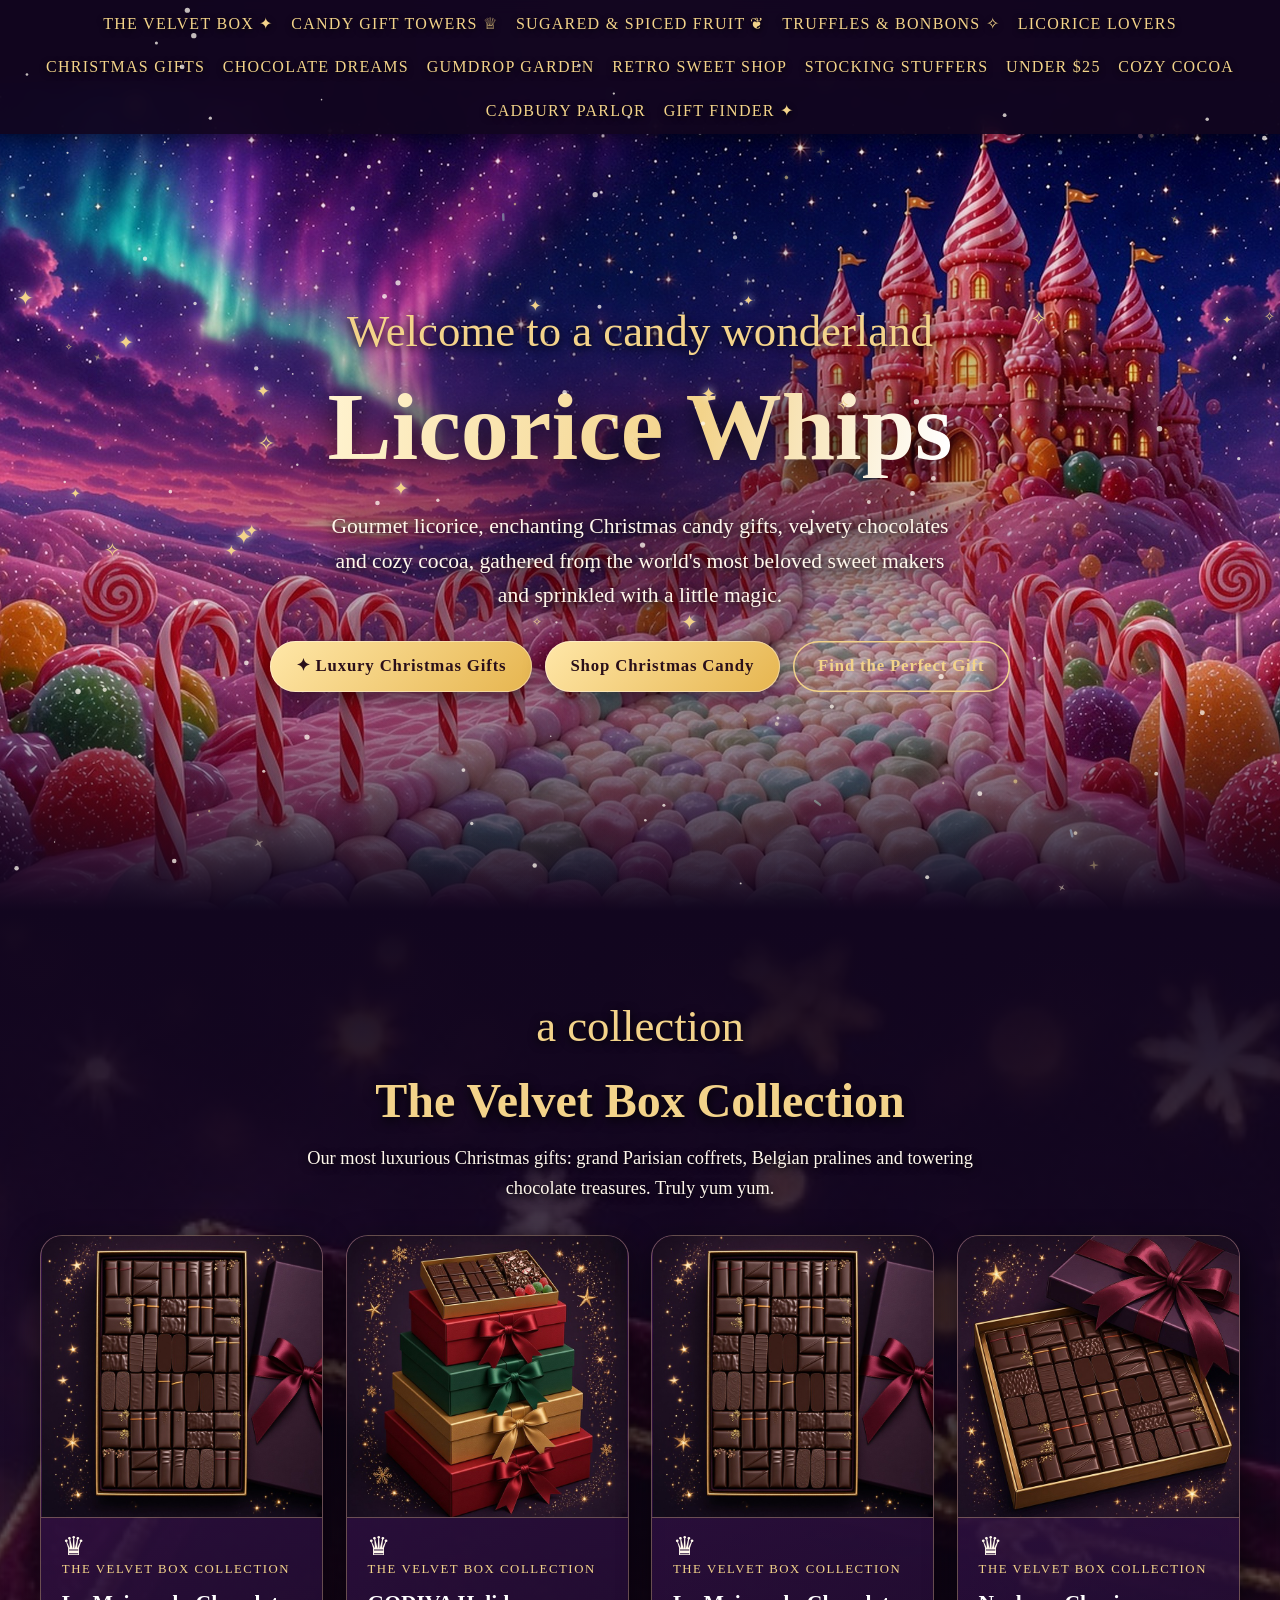
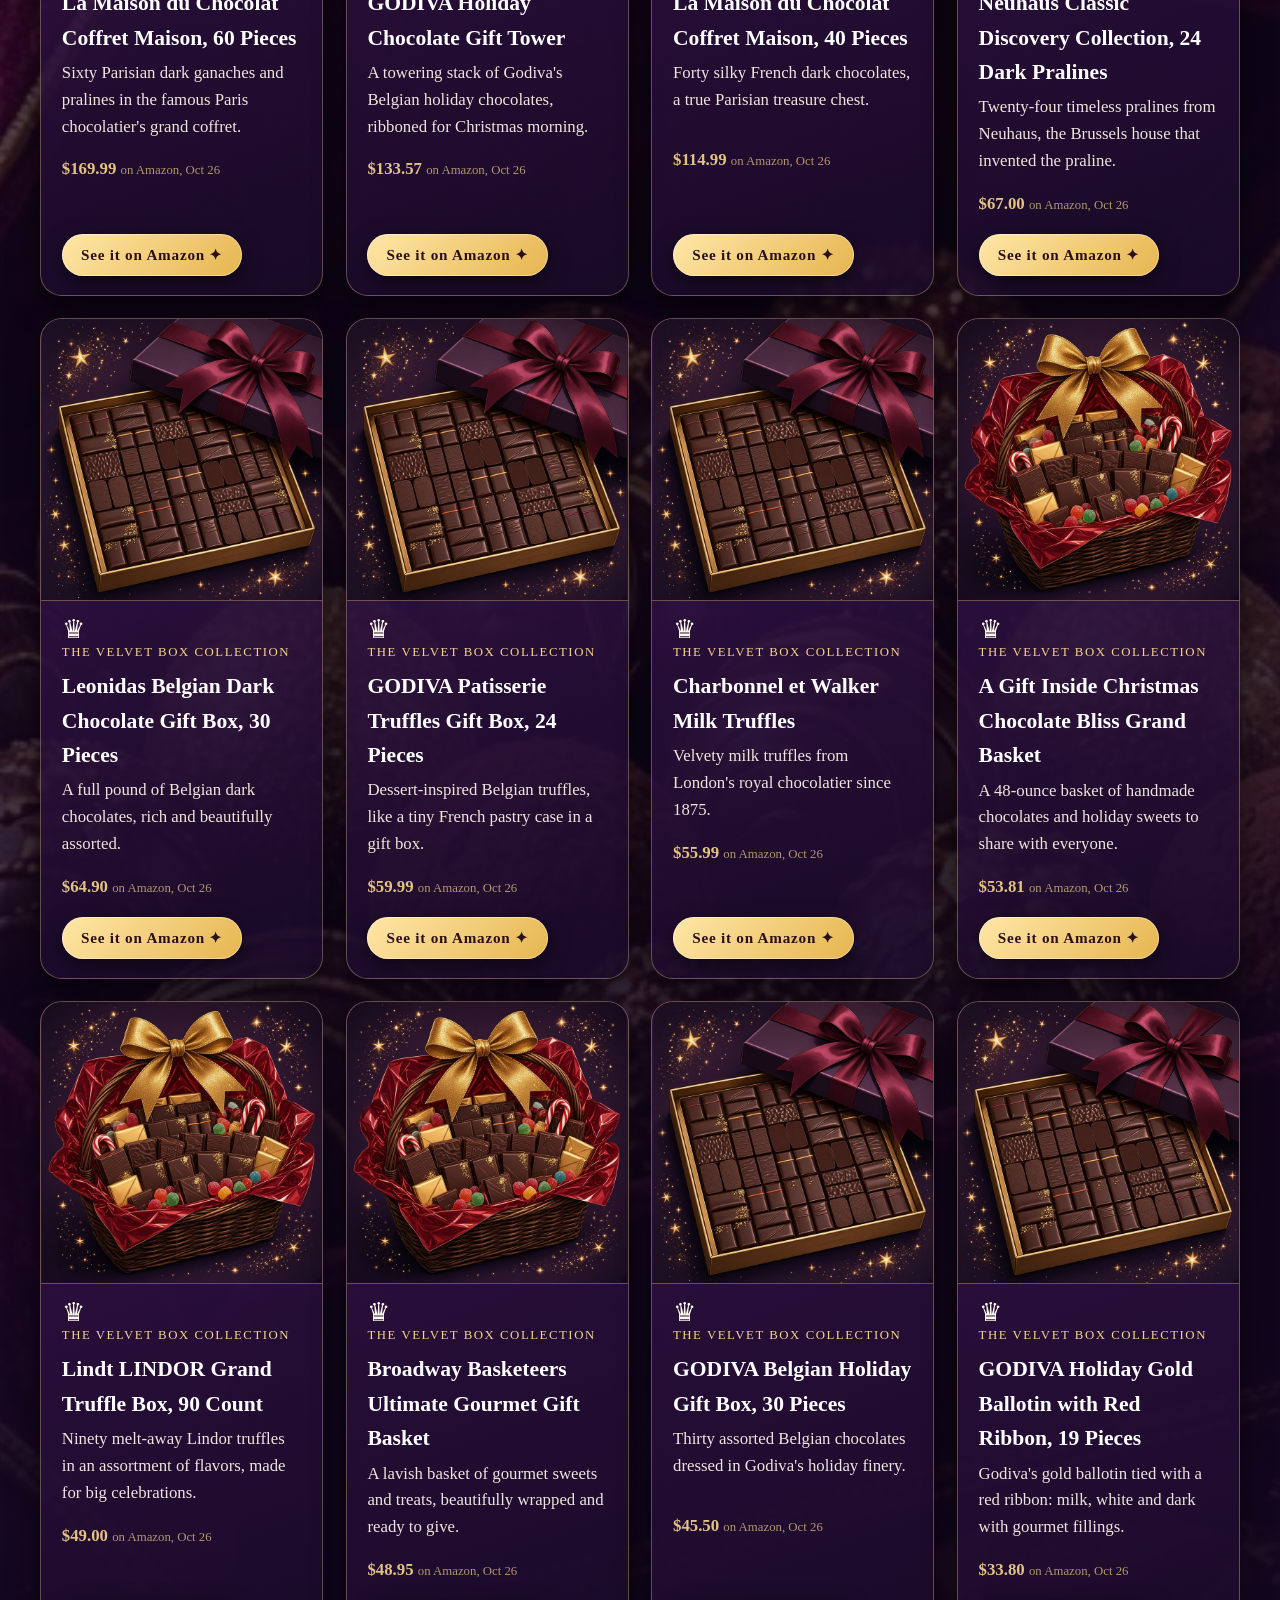
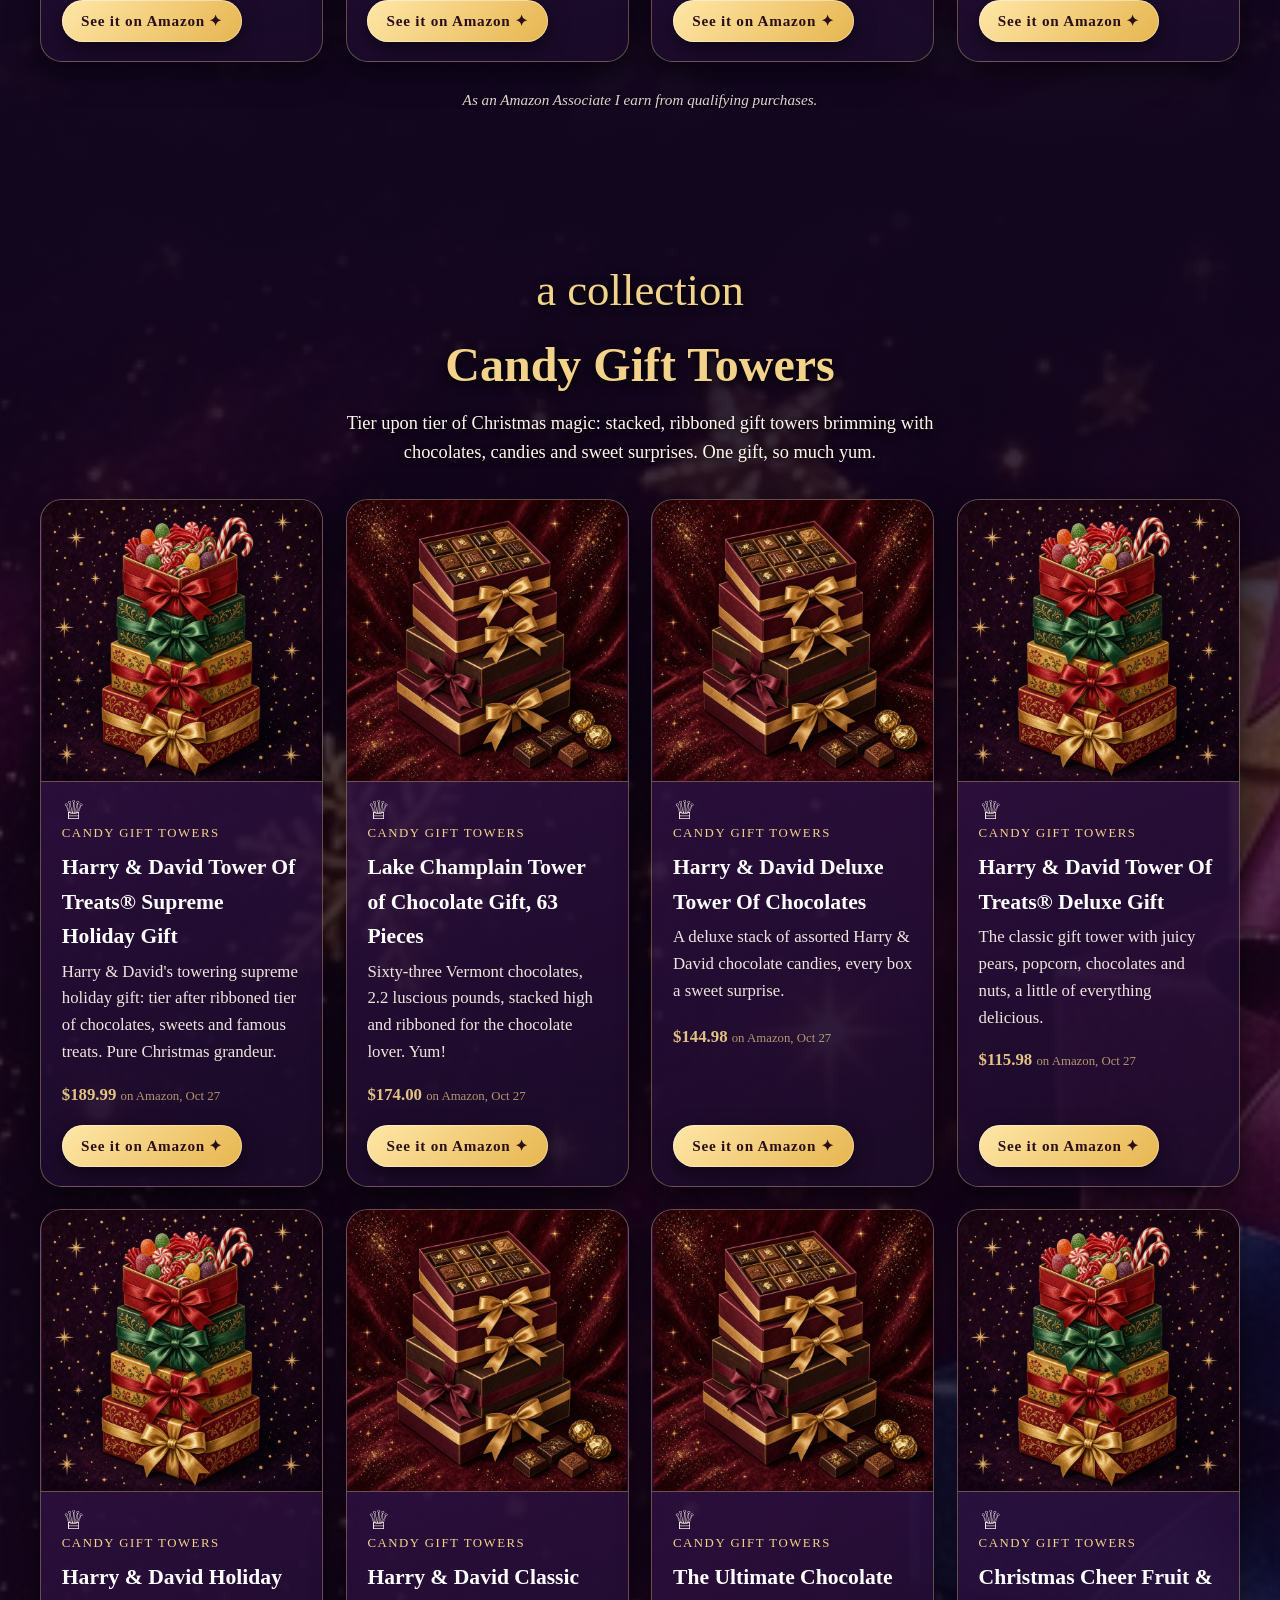
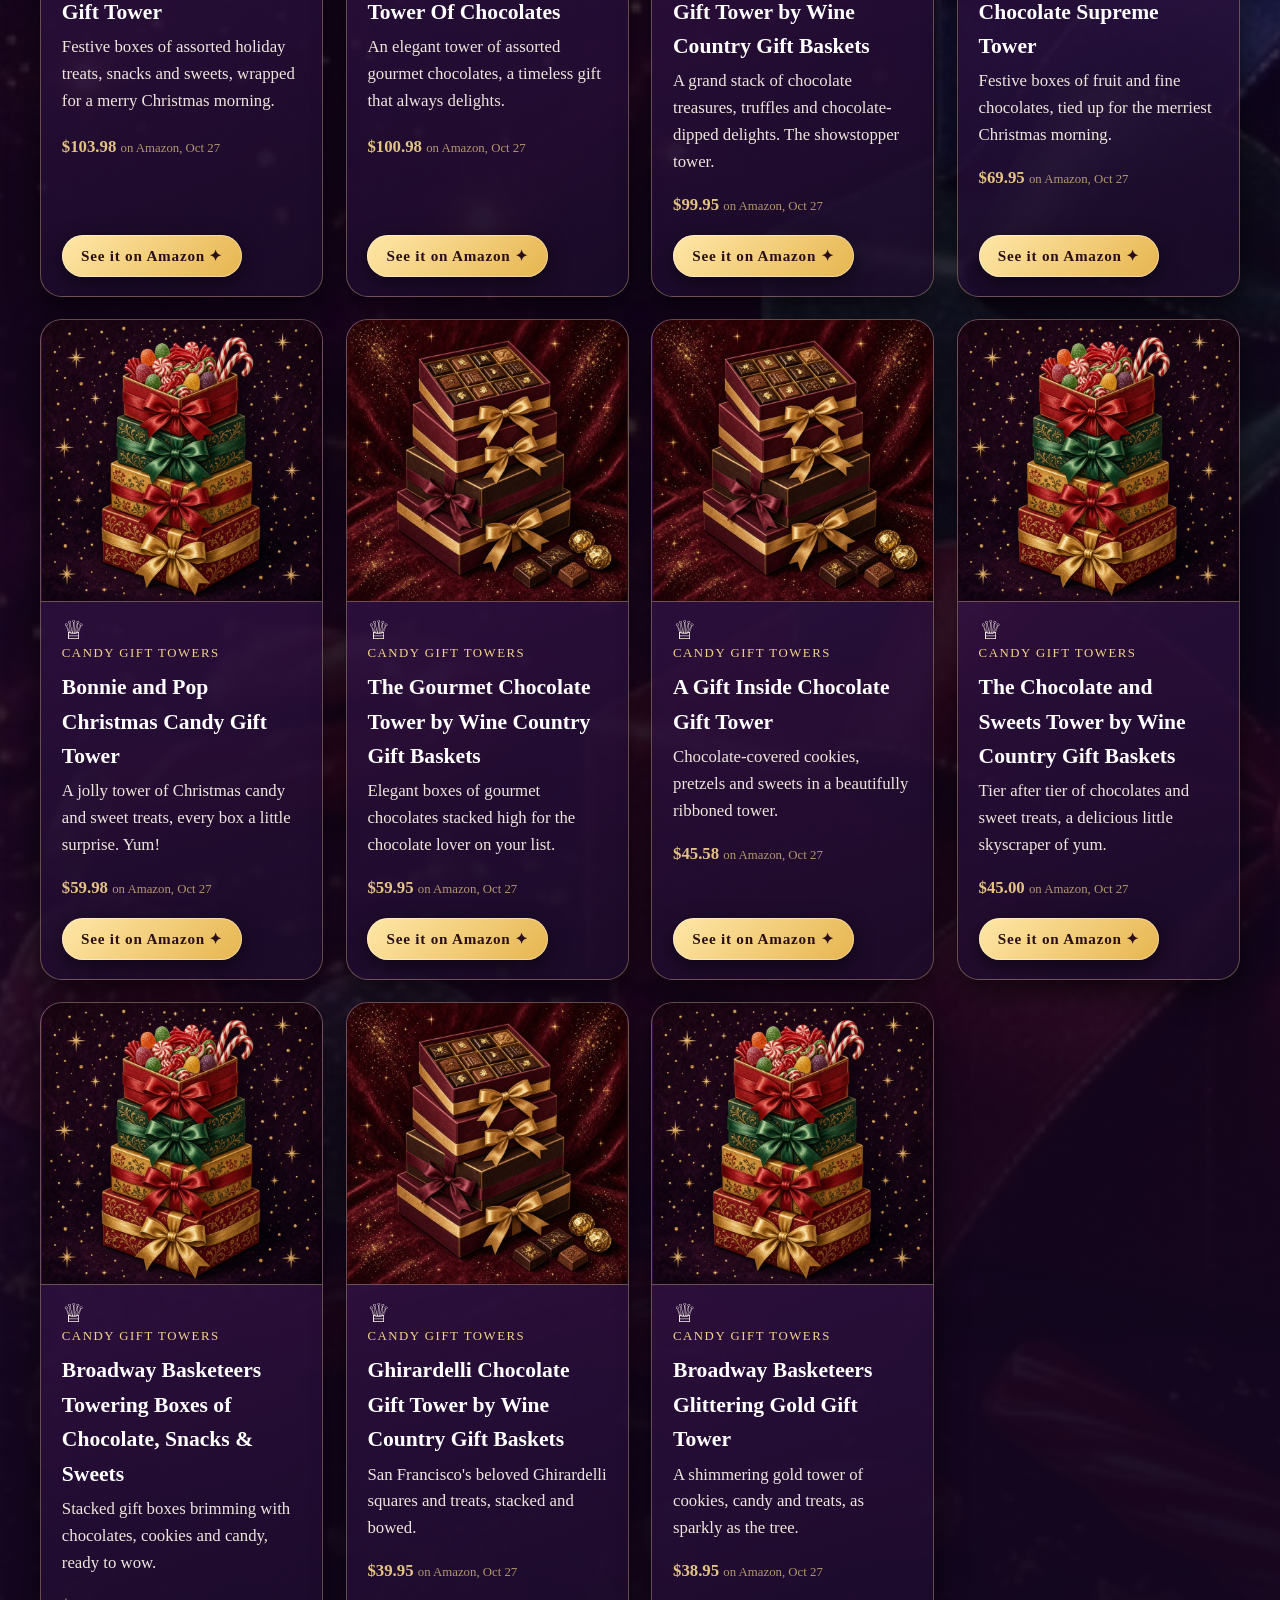
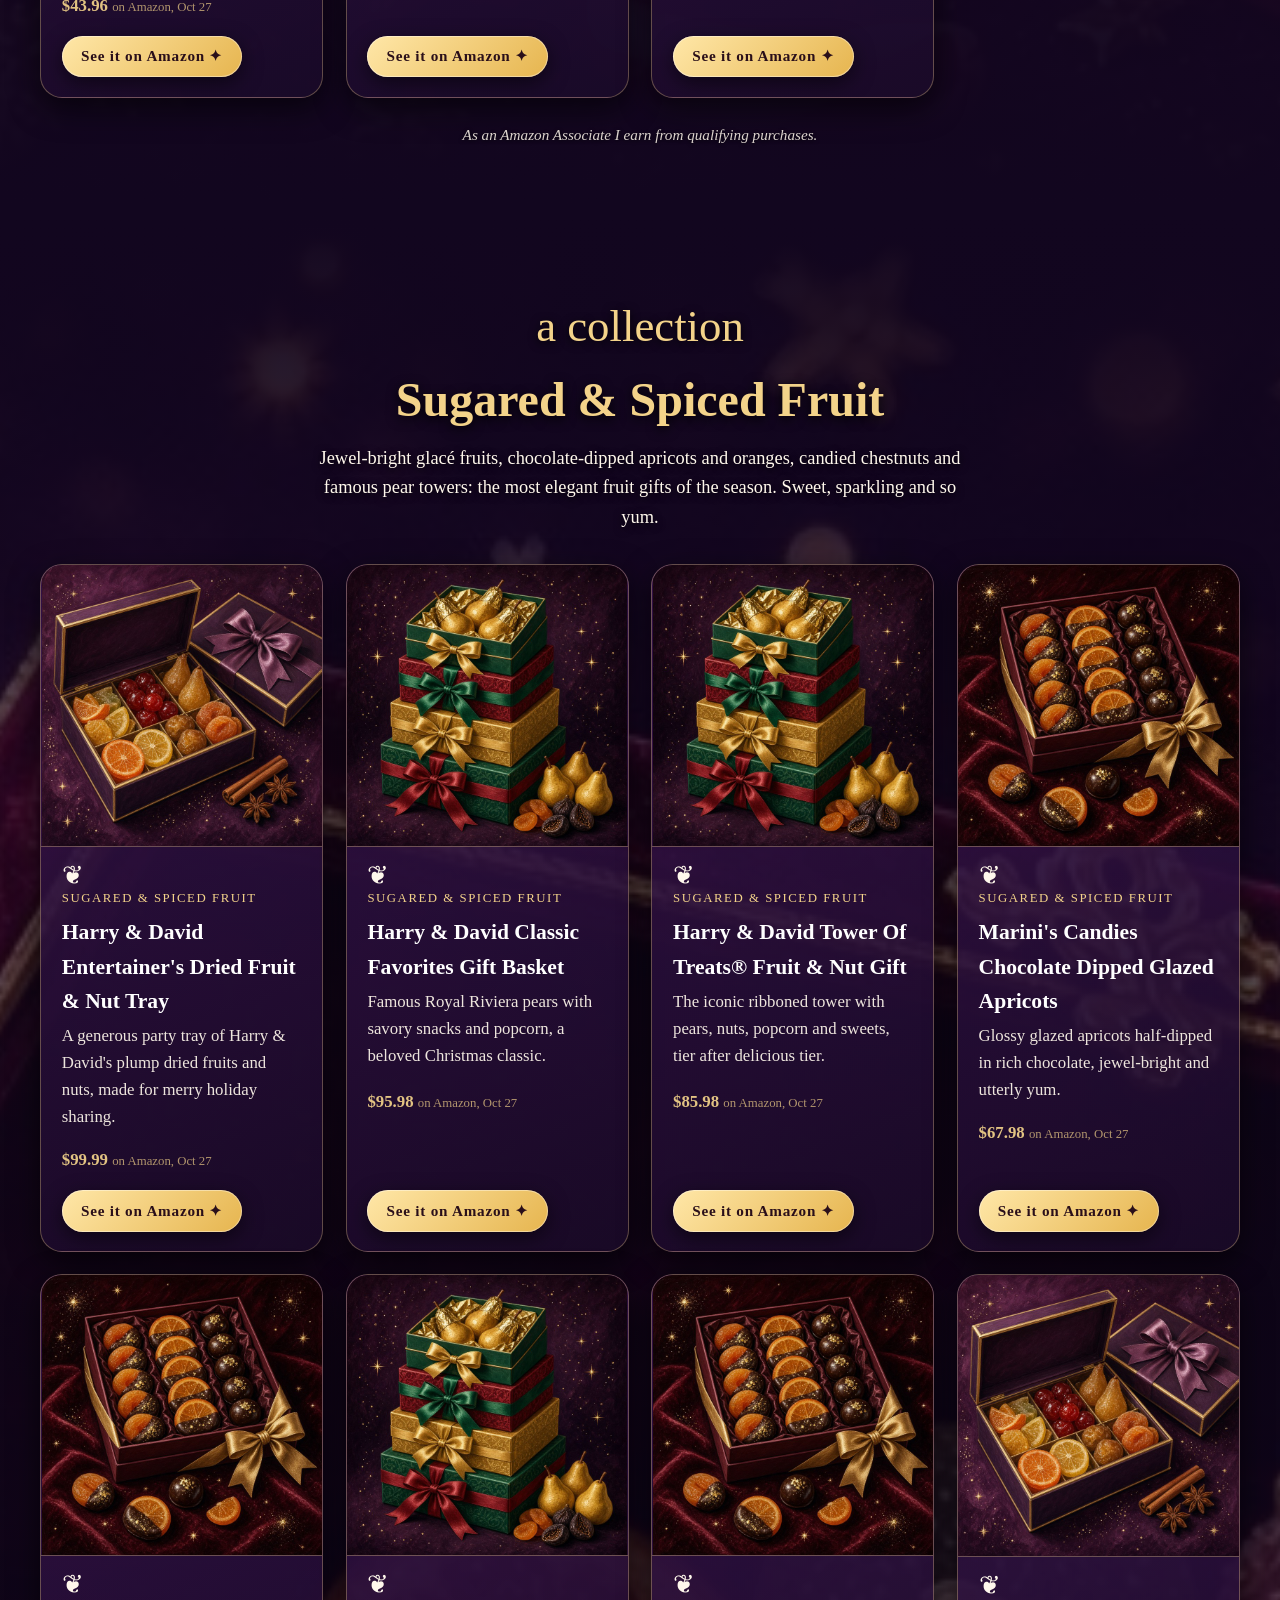
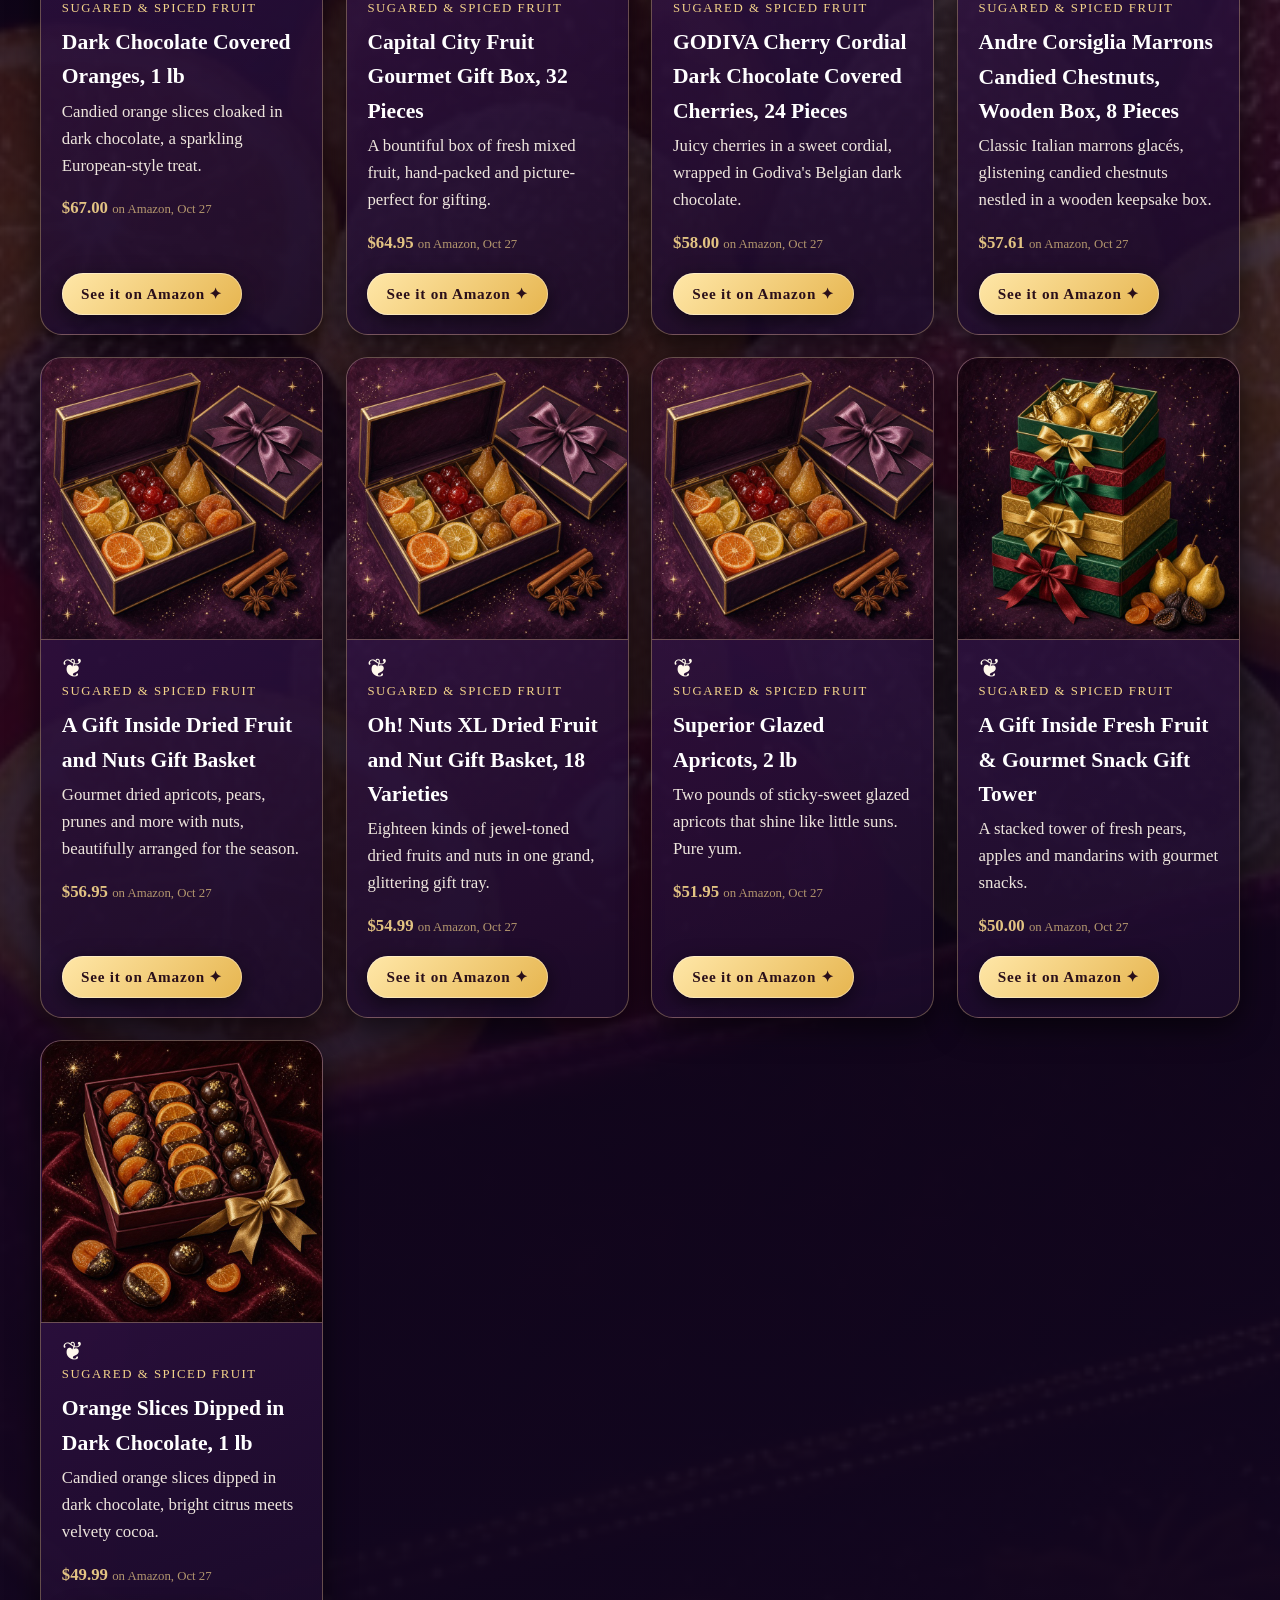
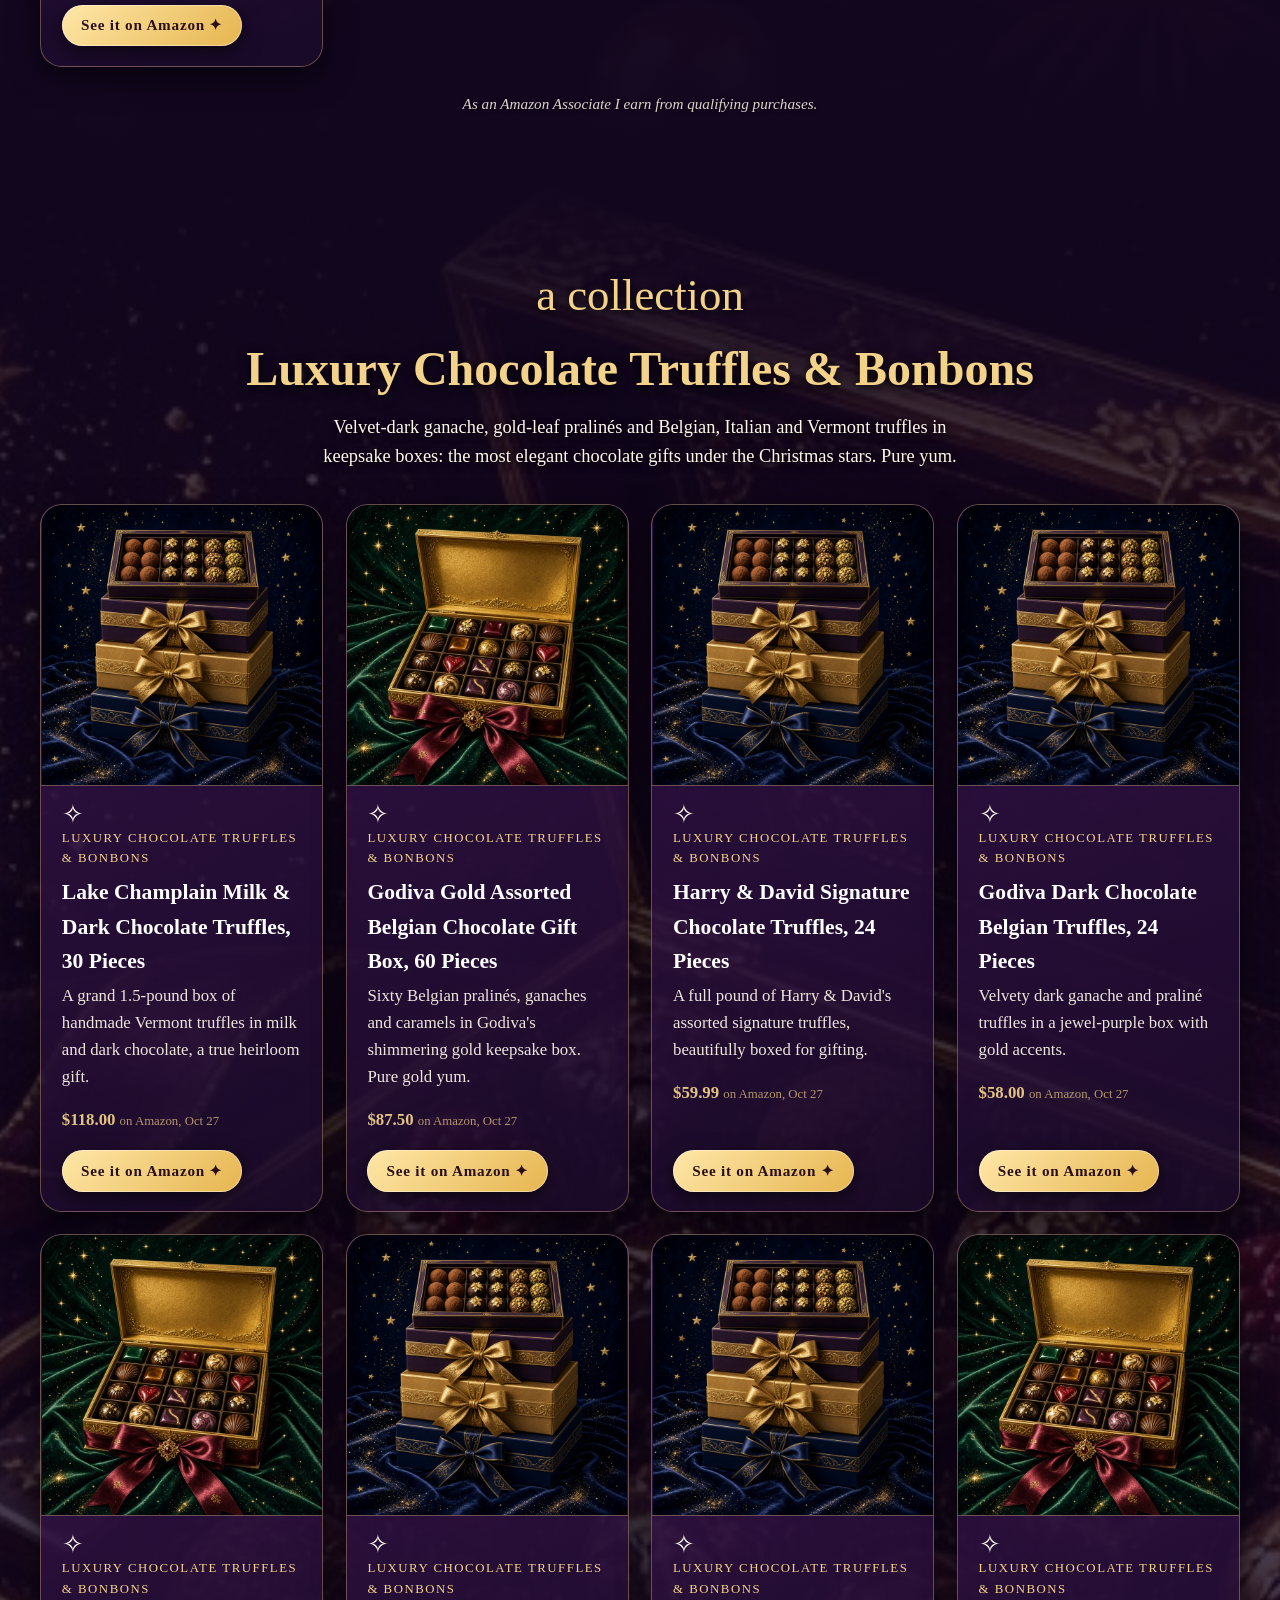
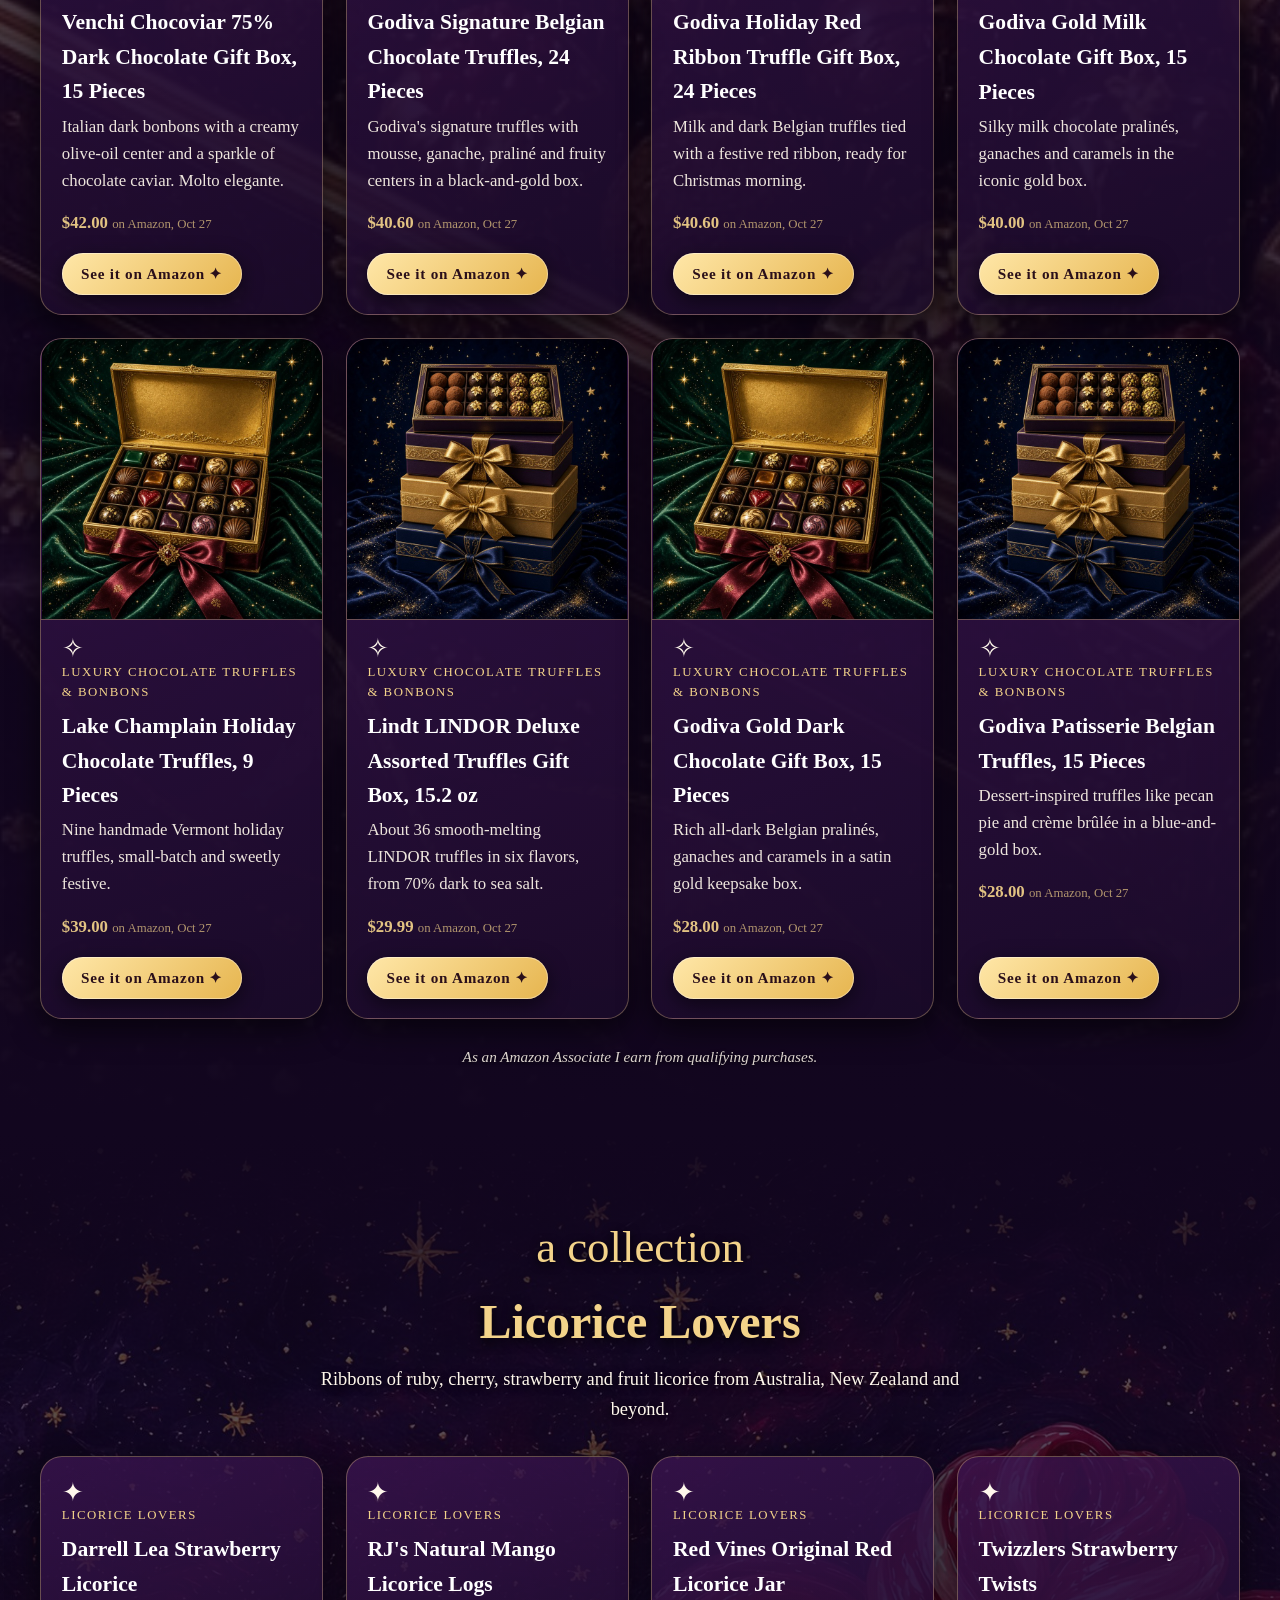
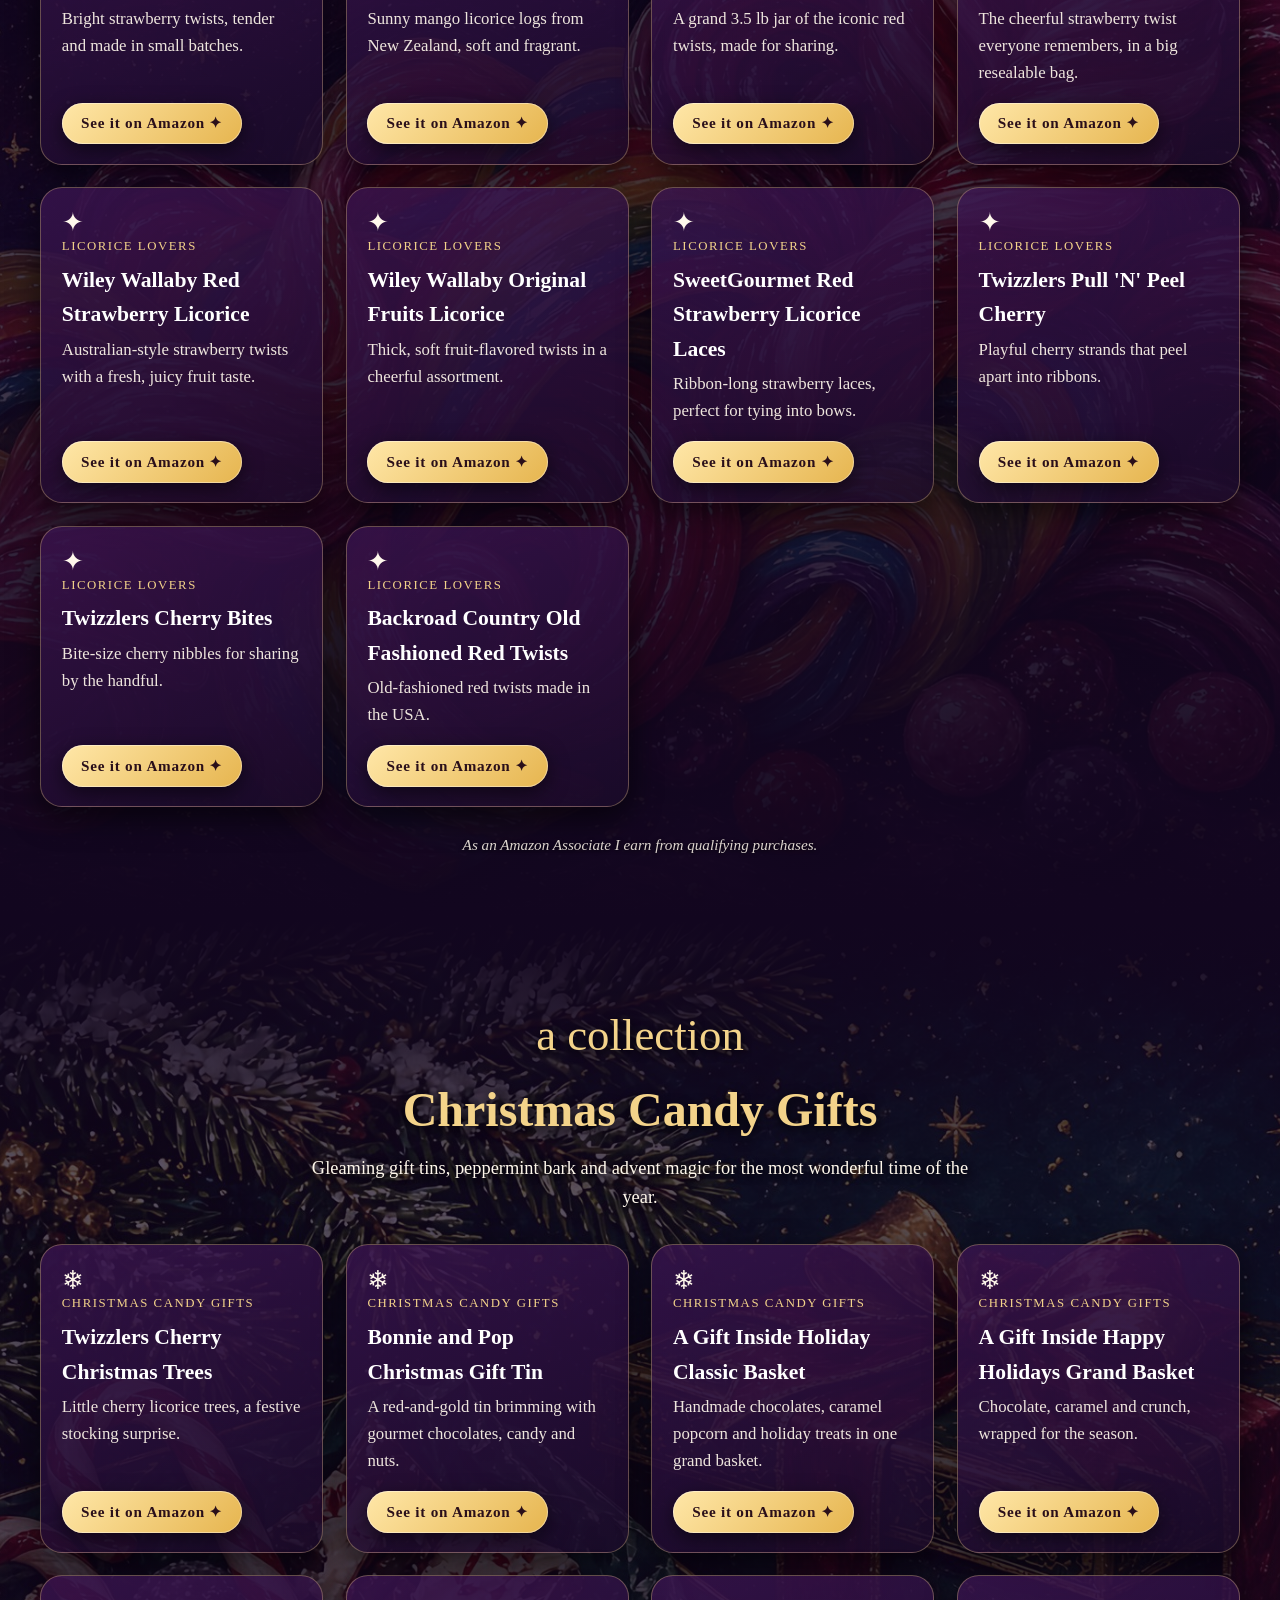
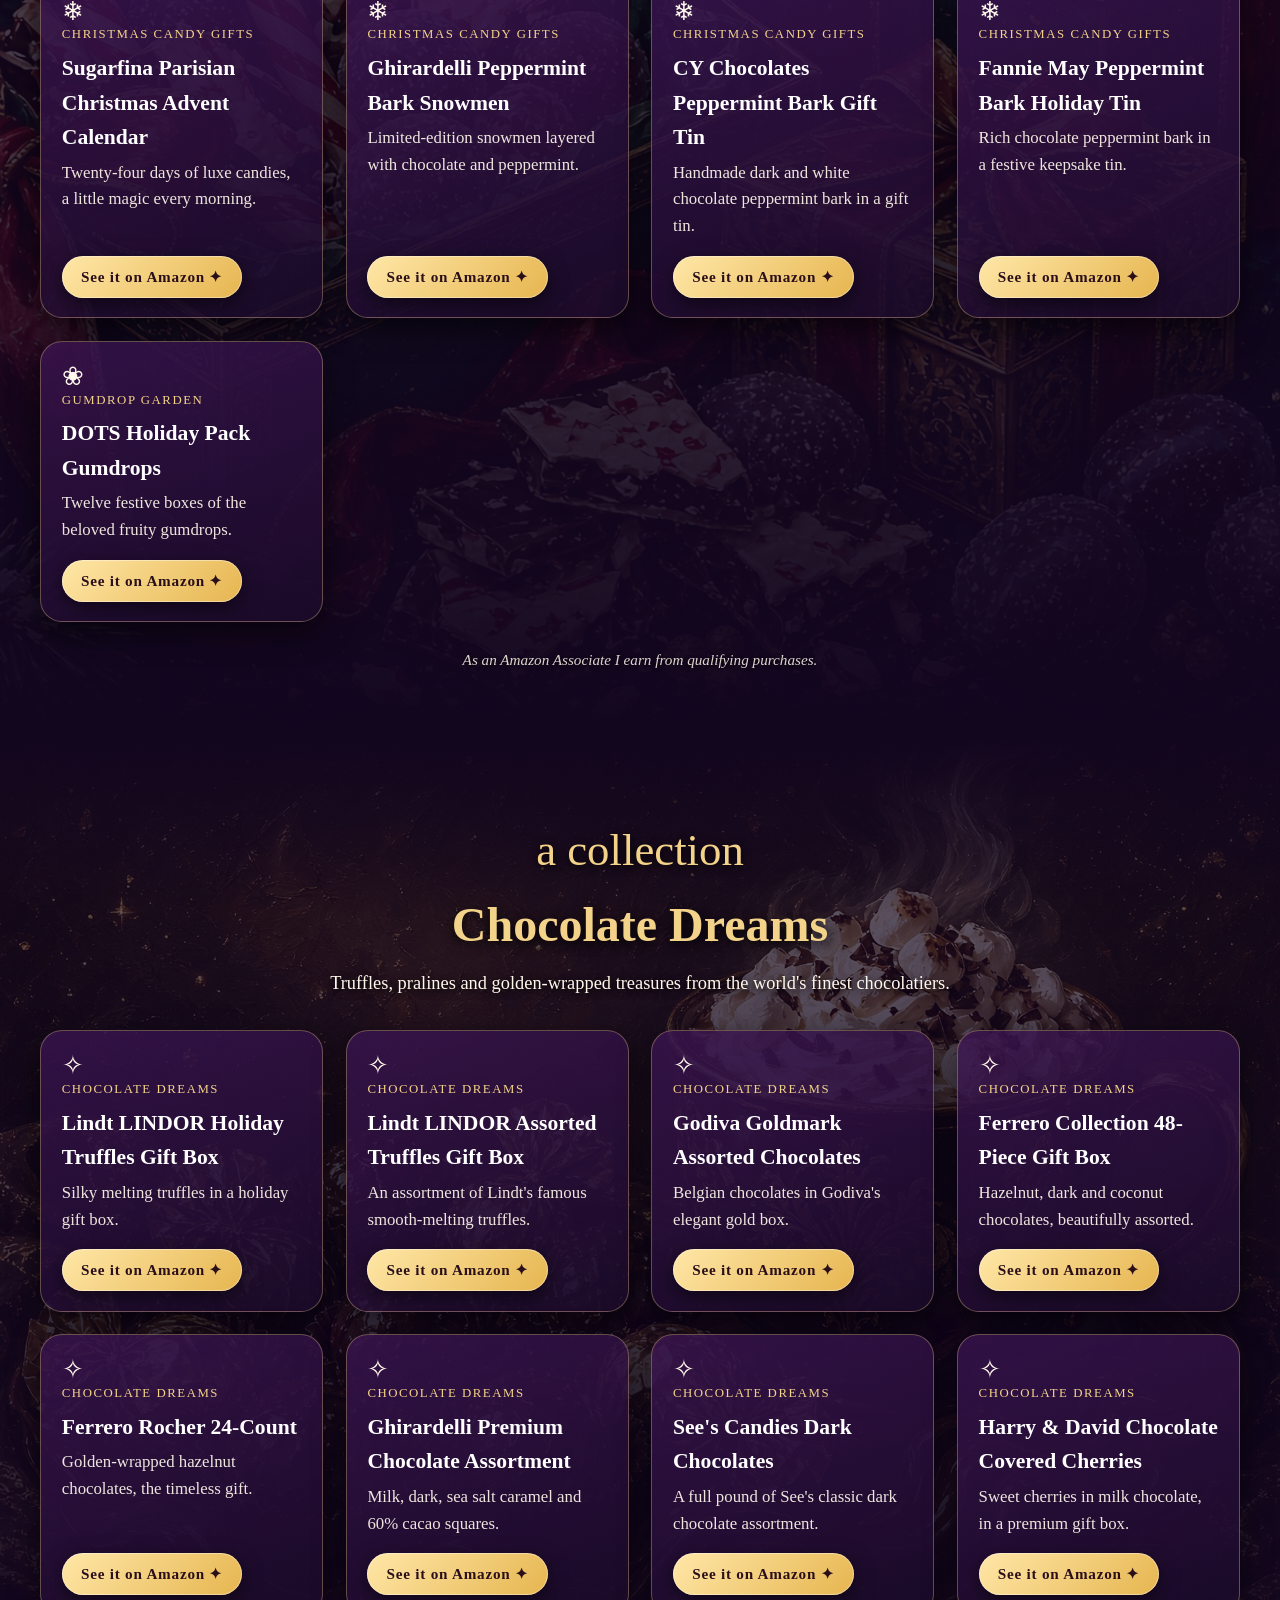
<file: share/index.html>
<!DOCTYPE html><html lang="en"><head><meta charset="utf-8">
<title>Licorice Whips ✨ A Sparkly Candy Wonderland</title>
<meta name="viewport" content="width=device-width,initial-scale=1">
<meta name="description" content="Luxury truffles, candy gift towers, sugared fruit and magical Christmas sweets.">
<meta property="og:type" content="website">
<meta property="og:url" content="https://lulumoons.github.io/licorice-whips/share/">
<meta property="og:title" content="Licorice Whips ✨ A Sparkly Candy Wonderland">
<meta property="og:description" content="Luxury truffles, candy gift towers, sugared fruit and magical Christmas sweets.">
<meta property="og:image" content="https://lulumoons.github.io/licorice-whips/img/og-share.jpg">
<meta property="og:image:width" content="1200"><meta property="og:image:height" content="630">
<meta name="twitter:card" content="summary_large_image">
<meta name="twitter:title" content="Licorice Whips ✨ A Sparkly Candy Wonderland">
<meta name="twitter:description" content="Luxury truffles, candy gift towers, sugared fruit and magical Christmas sweets.">
<meta name="twitter:image" content="https://lulumoons.github.io/licorice-whips/img/og-share.jpg">
<meta http-equiv="refresh" content="0; url=https://lulumoons.github.io/licorice-whips/">
<link rel="canonical" href="https://lulumoons.github.io/licorice-whips/">
<script>location.replace("https://lulumoons.github.io/licorice-whips/");</script>
</head><body><a href="https://lulumoons.github.io/licorice-whips/">Licorice Whips</a></body></html>
</file>
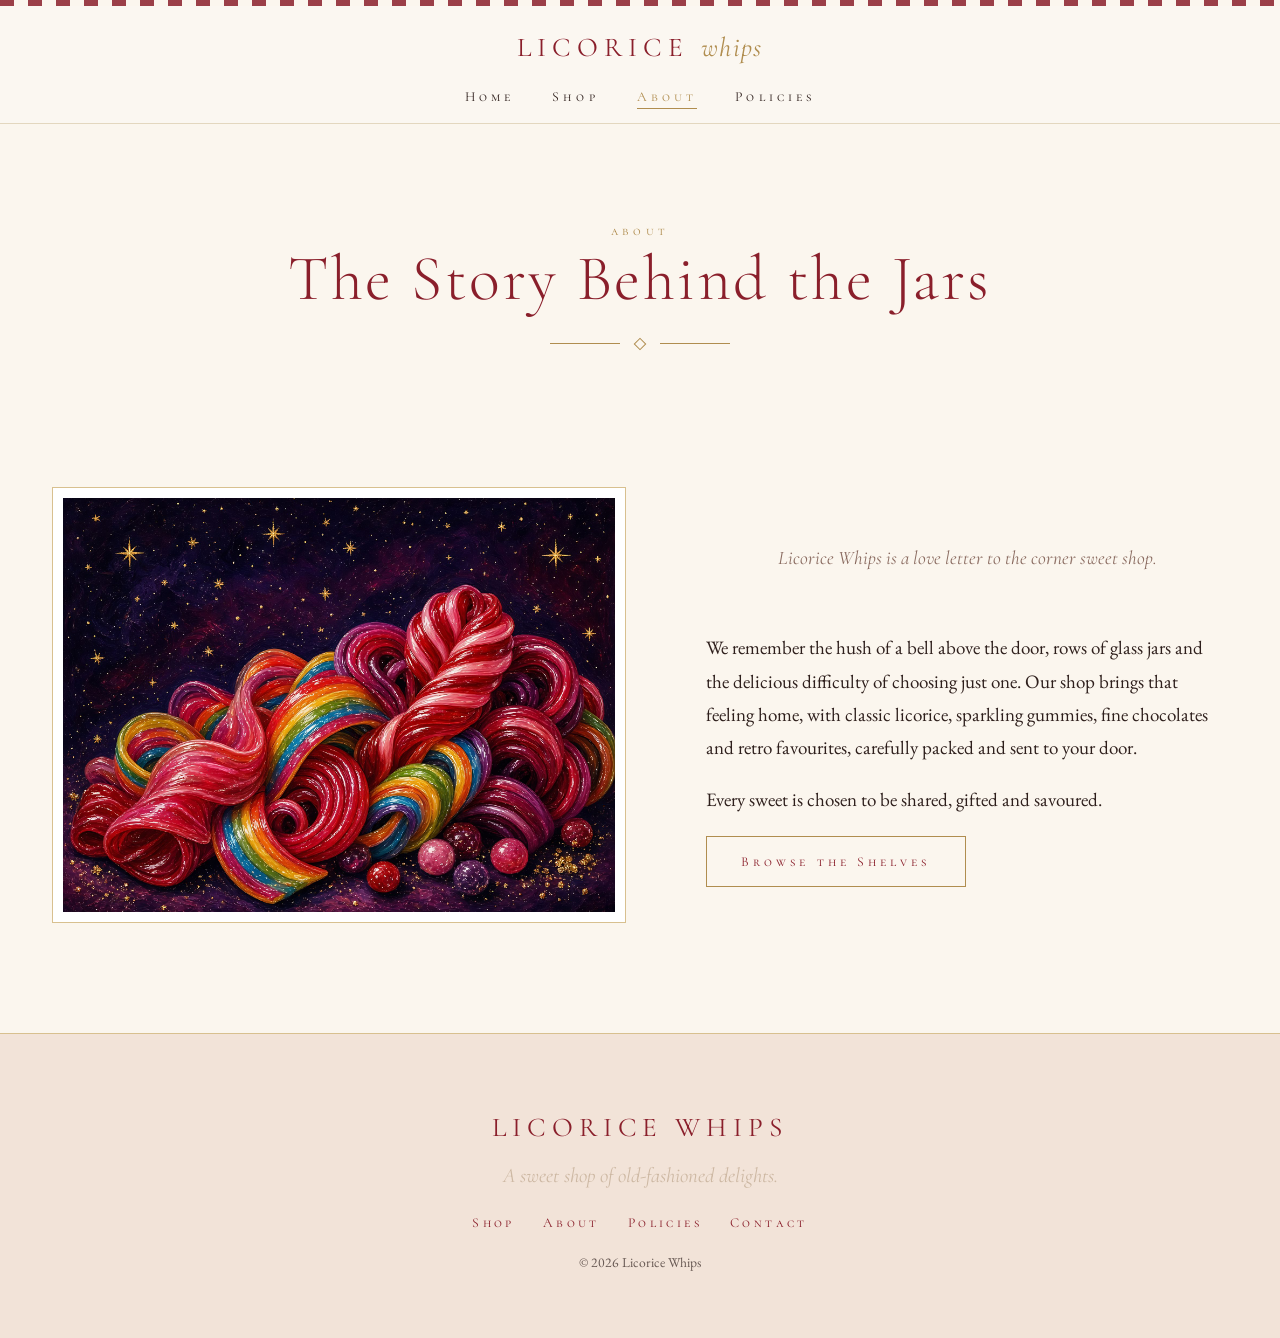
<file: about.html>
<!doctype html><html lang="en"><head><meta charset="utf-8"><meta name="viewport" content="width=device-width,initial-scale=1">
<title>About · Licorice Whips</title>
<!-- OG:BEGIN -->
<meta name="description" content="Licorice, gummies, retro sweets and gift boxes. Sweet, sour and seriously fun at Licorice Whips.">
<meta property="og:type" content="website">
<meta property="og:title" content="About · Licorice Whips">
<meta property="og:description" content="Licorice, gummies, retro sweets and gift boxes. Sweet, sour and seriously fun at Licorice Whips.">
<meta property="og:url" content="https://lulumoons.github.io/licorice-whips/about.html">
<meta property="og:image" content="https://lulumoons.github.io/licorice-whips/img/og-banner.jpg">
<meta property="og:image:width" content="1200"><meta property="og:image:height" content="630">
<meta name="twitter:card" content="summary_large_image">
<meta name="twitter:title" content="About · Licorice Whips">
<meta name="twitter:description" content="Licorice, gummies, retro sweets and gift boxes. Sweet, sour and seriously fun at Licorice Whips.">
<meta name="twitter:image" content="https://lulumoons.github.io/licorice-whips/img/og-banner.jpg">
<!-- OG:END -->
<link rel="preconnect" href="https://fonts.googleapis.com"><link rel="preconnect" href="https://fonts.gstatic.com" crossorigin>
<link href="https://fonts.googleapis.com/css2?family=Cormorant+Garamond:ital,wght@0,400;0,600;1,400&family=Cormorant+SC:wght@500&family=EB+Garamond:wght@400;500&family=Playfair+Display:ital@0;1&display=swap" rel="stylesheet">
<link rel="stylesheet" href="style.css?v=2"></head><body><div class="stripe"></div>
<header><div class="nav"><a class="brand" href="index.html">Licorice <em>Whips</em></a><ul><li><a href="index.html">Home</a></li><li><a href="shop.html">Shop</a></li><li><a href="about.html" class=on>About</a></li><li><a href="policies.html">Policies</a></li></ul></div></header><main><div class="pagehead"><div class="sc">About</div><h1>The Story Behind the Jars</h1><hr class="rule"></div>
<section class="split"><img src="img/licorice.jpg" alt="Red and black licorice tied with ribbon"><div><p class="it">Licorice Whips is a love letter to the corner sweet shop.</p><p>We remember the hush of a bell above the door, rows of glass jars and the delicious difficulty of choosing just one. Our shop brings that feeling home, with classic licorice, sparkling gummies, fine chocolates and retro favourites, carefully packed and sent to your door.</p><p>Every sweet is chosen to be shared, gifted and savoured.</p><a class="btn" href="shop.html">Browse the Shelves</a></div></section></main><footer><span class="brand">Licorice Whips</span><div class="it" style="color:#cdb8a3">A sweet shop of old-fashioned delights.</div><p><a href="shop.html">Shop</a><a href="about.html">About</a><a href="policies.html">Policies</a><a href="mailto:hello@example.com">Contact</a></p>
<!-- TODO: replace hello@example.com with the store email everywhere -->
<p style="font-size:.85rem;opacity:.7">© 2026 Licorice Whips</p></footer></body></html>
</file>
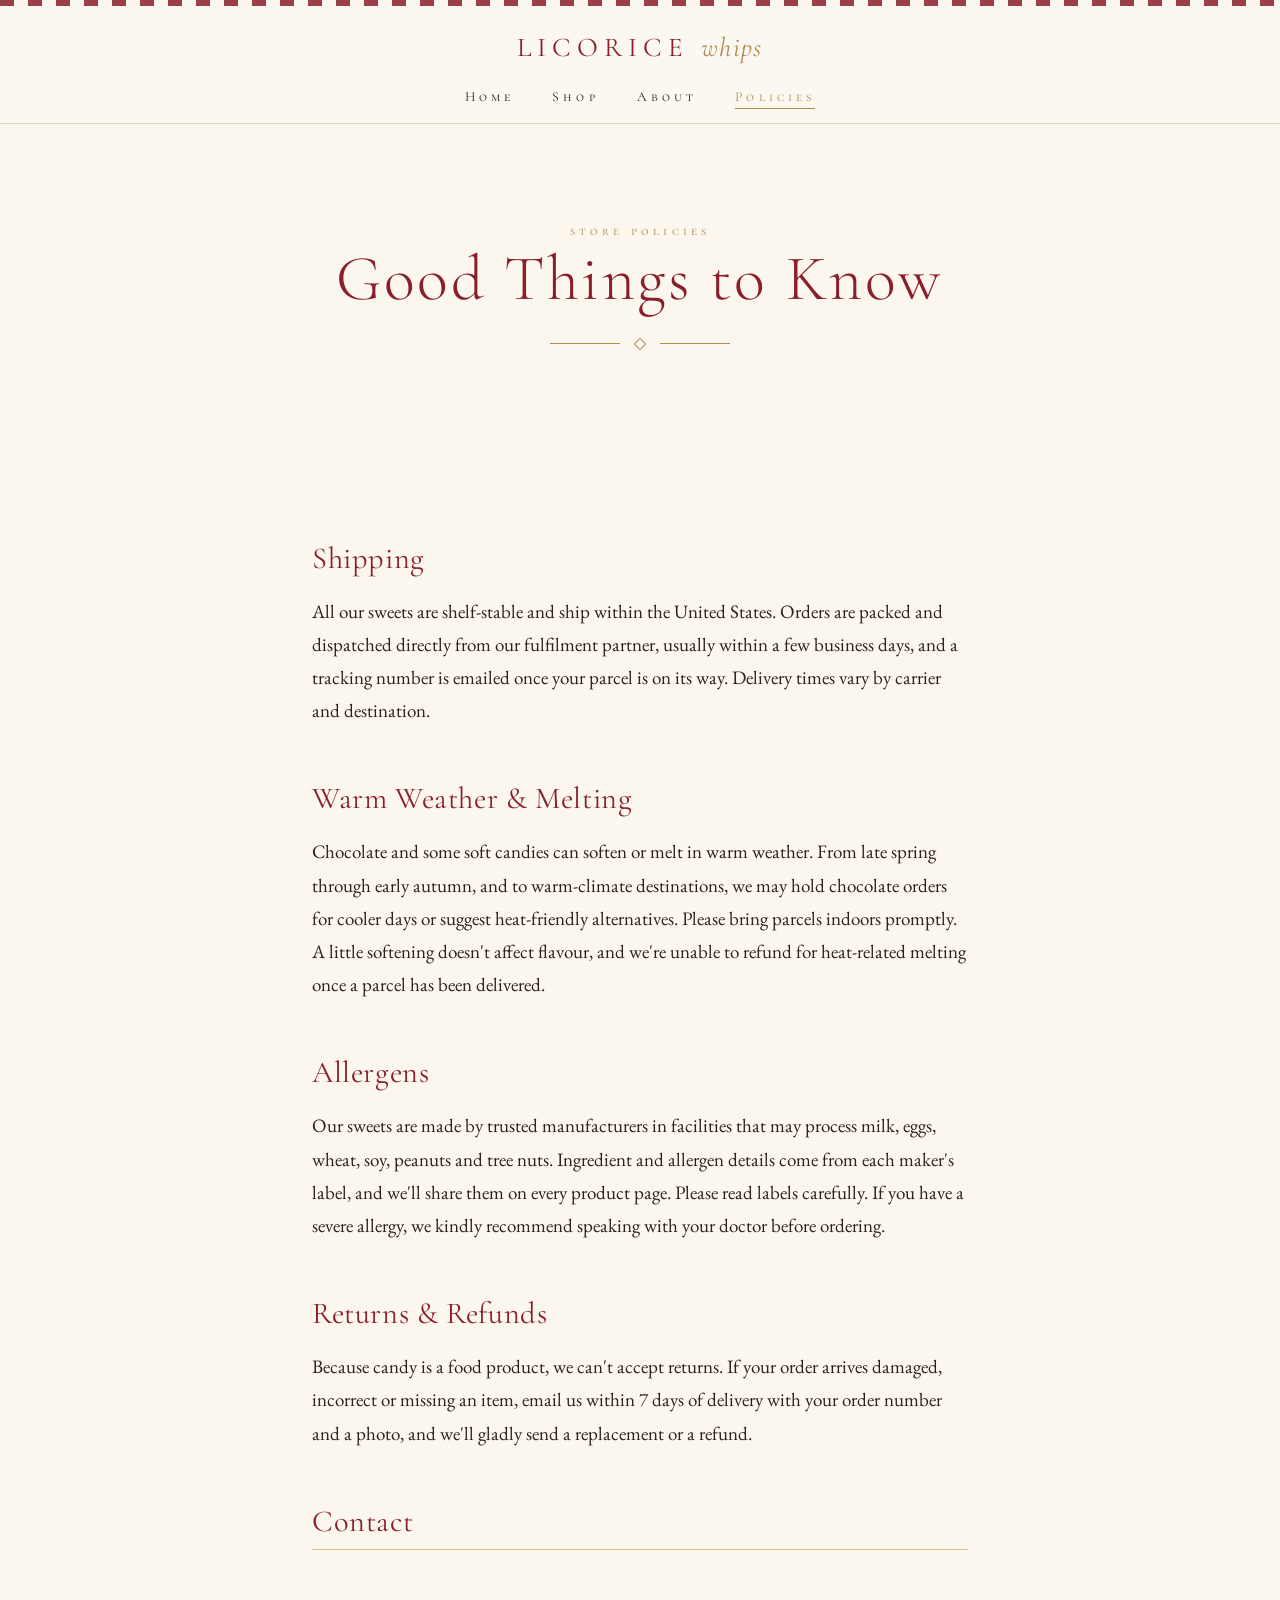
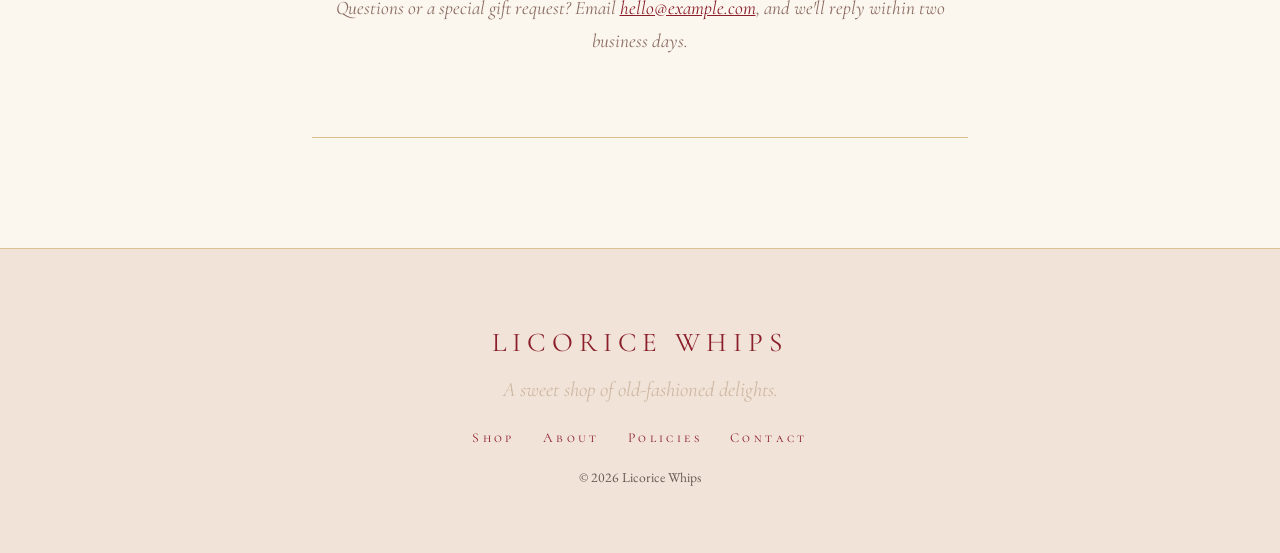
<file: policies.html>
<!doctype html><html lang="en"><head><meta charset="utf-8"><meta name="viewport" content="width=device-width,initial-scale=1">
<title>Policies · Licorice Whips</title>
<!-- OG:BEGIN -->
<meta name="description" content="Licorice, gummies, retro sweets and gift boxes. Sweet, sour and seriously fun at Licorice Whips.">
<meta property="og:type" content="website">
<meta property="og:title" content="Policies · Licorice Whips">
<meta property="og:description" content="Licorice, gummies, retro sweets and gift boxes. Sweet, sour and seriously fun at Licorice Whips.">
<meta property="og:url" content="https://lulumoons.github.io/licorice-whips/policies.html">
<meta property="og:image" content="https://lulumoons.github.io/licorice-whips/img/og-banner.jpg">
<meta property="og:image:width" content="1200"><meta property="og:image:height" content="630">
<meta name="twitter:card" content="summary_large_image">
<meta name="twitter:title" content="Policies · Licorice Whips">
<meta name="twitter:description" content="Licorice, gummies, retro sweets and gift boxes. Sweet, sour and seriously fun at Licorice Whips.">
<meta name="twitter:image" content="https://lulumoons.github.io/licorice-whips/img/og-banner.jpg">
<!-- OG:END -->
<link rel="preconnect" href="https://fonts.googleapis.com"><link rel="preconnect" href="https://fonts.gstatic.com" crossorigin>
<link href="https://fonts.googleapis.com/css2?family=Cormorant+Garamond:ital,wght@0,400;0,600;1,400&family=Cormorant+SC:wght@500&family=EB+Garamond:wght@400;500&family=Playfair+Display:ital@0;1&display=swap" rel="stylesheet">
<link rel="stylesheet" href="style.css?v=2"></head><body><div class="stripe"></div>
<header><div class="nav"><a class="brand" href="index.html">Licorice <em>Whips</em></a><ul><li><a href="index.html">Home</a></li><li><a href="shop.html">Shop</a></li><li><a href="about.html">About</a></li><li><a href="policies.html" class=on>Policies</a></li></ul></div></header><main><div class="pagehead"><div class="sc">Store Policies</div><h1>Good Things to Know</h1><hr class="rule"></div>
<section class="prose"><h2>Shipping</h2><p>All our sweets are shelf-stable and ship within the United States. Orders are packed and dispatched directly from our fulfilment partner, usually within a few business days, and a tracking number is emailed once your parcel is on its way. Delivery times vary by carrier and destination.</p>
<h2>Warm Weather &amp; Melting</h2><p>Chocolate and some soft candies can soften or melt in warm weather. From late spring through early autumn, and to warm-climate destinations, we may hold chocolate orders for cooler days or suggest heat-friendly alternatives. Please bring parcels indoors promptly. A little softening doesn't affect flavour, and we're unable to refund for heat-related melting once a parcel has been delivered.</p>
<h2>Allergens</h2><p>Our sweets are made by trusted manufacturers in facilities that may process milk, eggs, wheat, soy, peanuts and tree nuts. Ingredient and allergen details come from each maker's label, and we'll share them on every product page. Please read labels carefully. If you have a severe allergy, we kindly recommend speaking with your doctor before ordering.</p>
<h2>Returns &amp; Refunds</h2><p>Because candy is a food product, we can't accept returns. If your order arrives damaged, incorrect or missing an item, email us within 7 days of delivery with your order number and a photo, and we'll gladly send a replacement or a refund.</p>
<h2>Contact</h2><div class="box"><p>Questions or a special gift request? Email <a href="mailto:hello@example.com">hello@example.com</a>, and <!-- TODO: replace with store email --> we'll reply within two business days.</p></div></section></main><footer><span class="brand">Licorice Whips</span><div class="it" style="color:#cdb8a3">A sweet shop of old-fashioned delights.</div><p><a href="shop.html">Shop</a><a href="about.html">About</a><a href="policies.html">Policies</a><a href="mailto:hello@example.com">Contact</a></p>
<!-- TODO: replace hello@example.com with the store email everywhere -->
<p style="font-size:.85rem;opacity:.7">© 2026 Licorice Whips</p></footer></body></html>
</file>
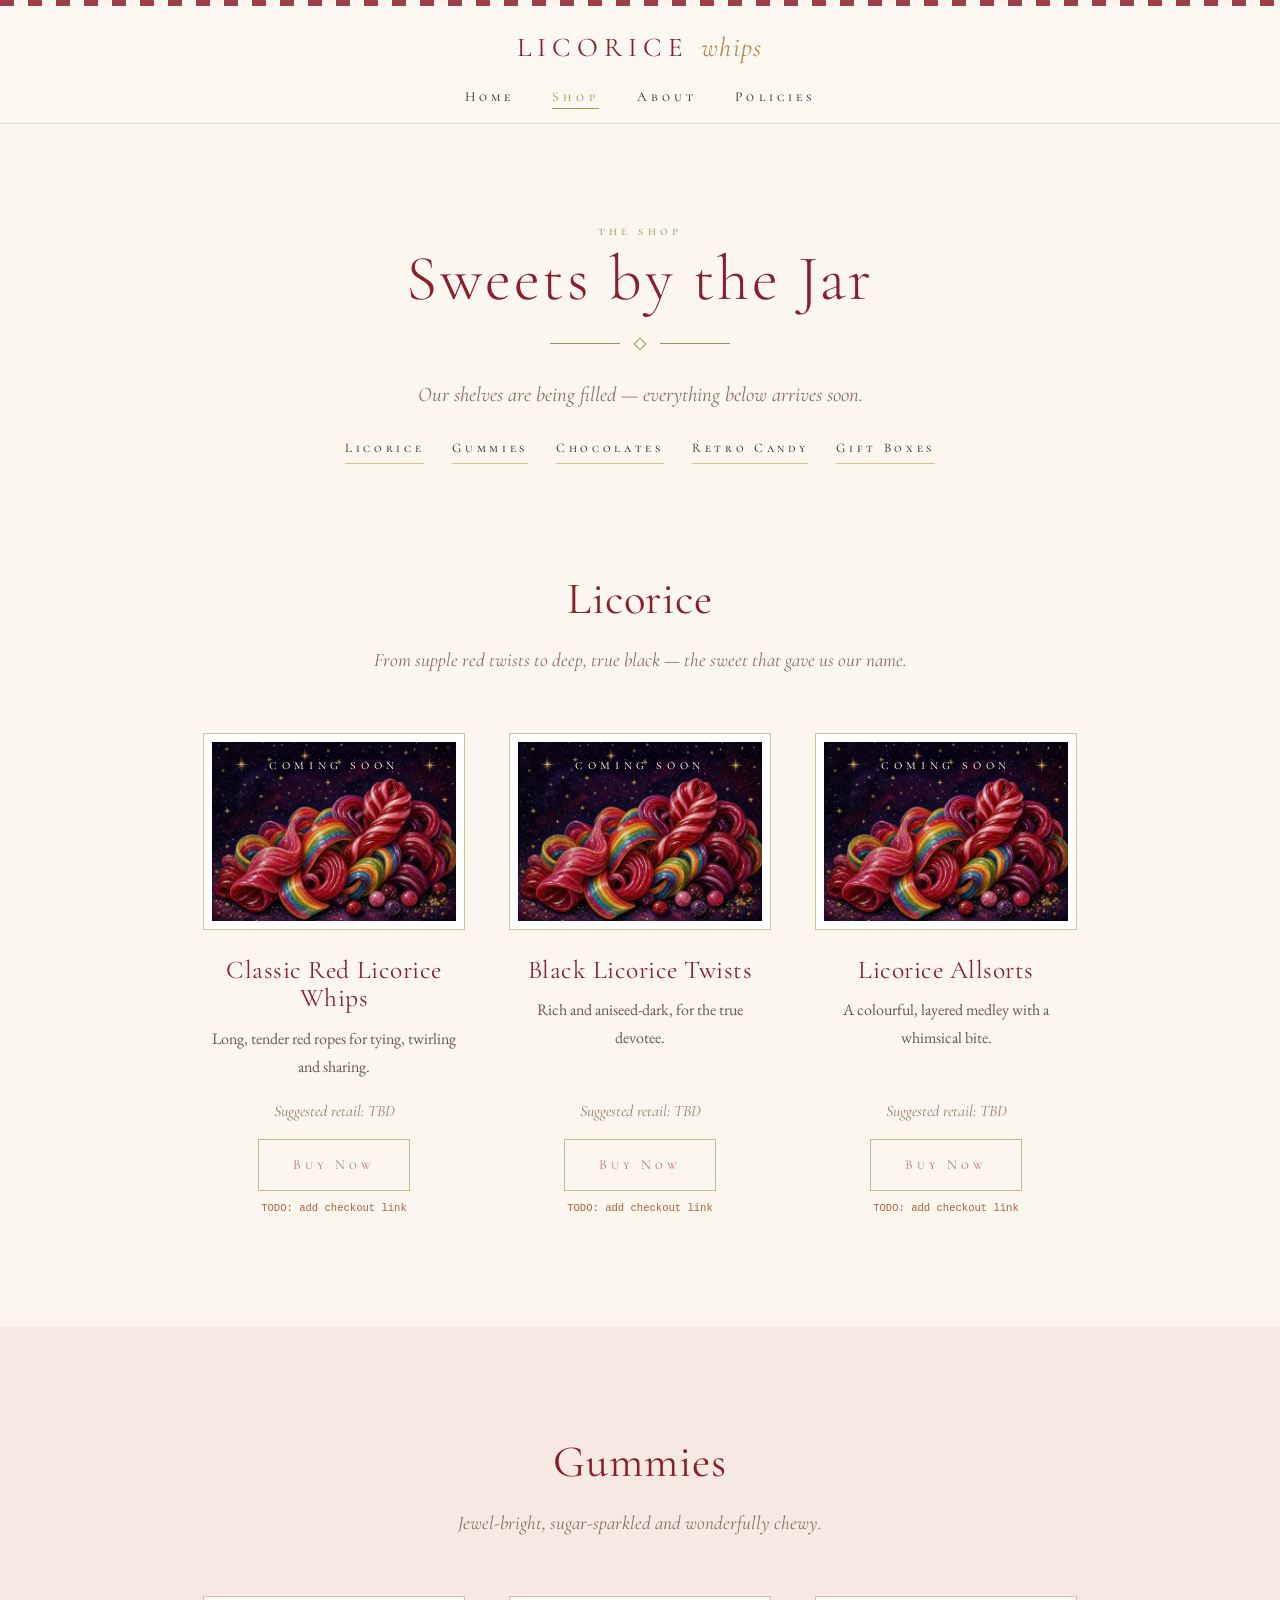
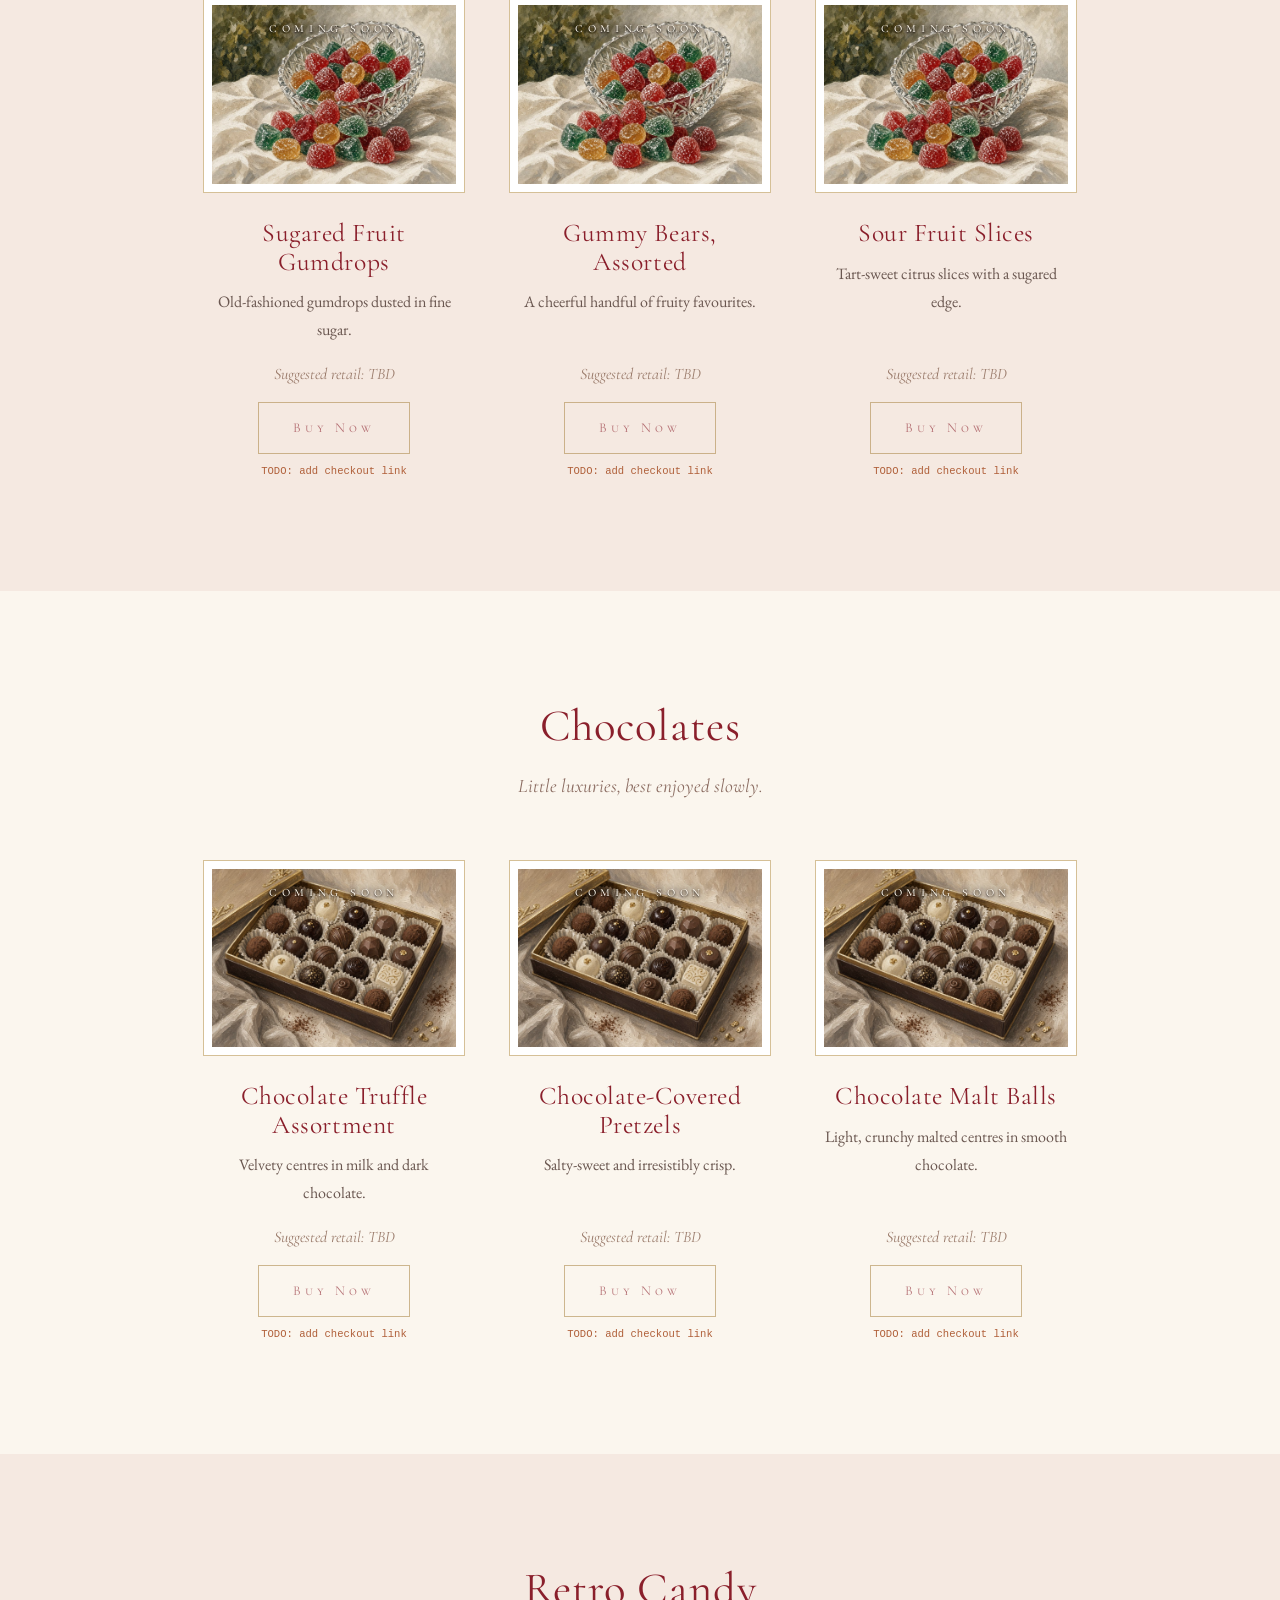
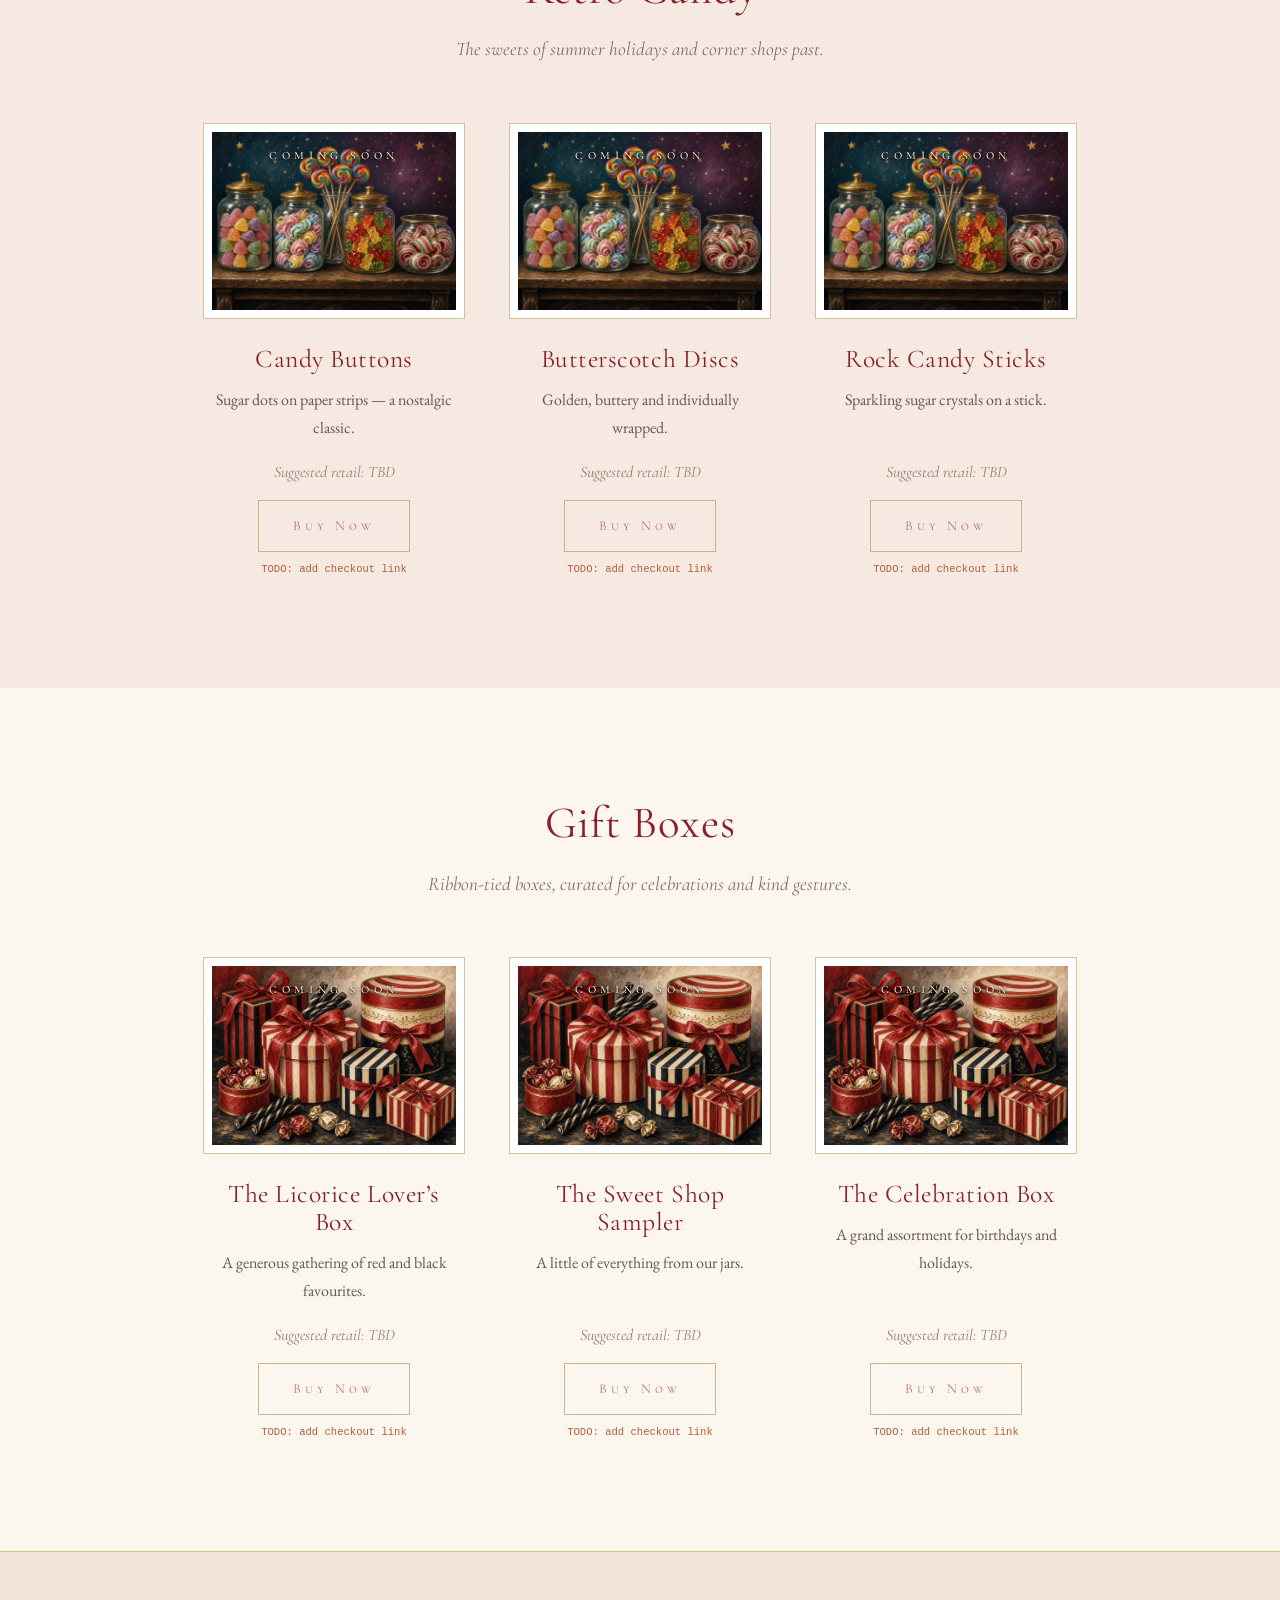
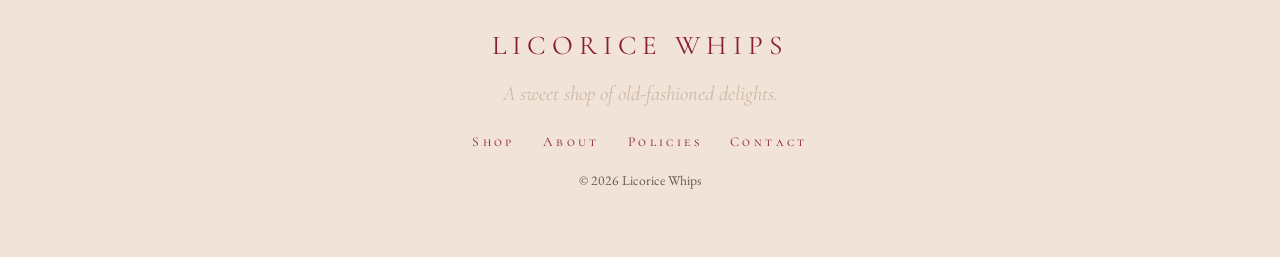
<file: shop.html>
<!doctype html><html lang="en"><head><meta charset="utf-8"><meta name="viewport" content="width=device-width,initial-scale=1">
<title>Shop · Licorice Whips</title>
<!-- OG:BEGIN -->
<meta name="description" content="Licorice, gummies, retro sweets and gift boxes. Sweet, sour and seriously fun at Licorice Whips.">
<meta property="og:type" content="website">
<meta property="og:title" content="Shop · Licorice Whips">
<meta property="og:description" content="Licorice, gummies, retro sweets and gift boxes. Sweet, sour and seriously fun at Licorice Whips.">
<meta property="og:url" content="https://lulumoons.github.io/licorice-whips/shop.html">
<meta property="og:image" content="https://lulumoons.github.io/licorice-whips/img/og-banner.jpg">
<meta property="og:image:width" content="1200"><meta property="og:image:height" content="630">
<meta name="twitter:card" content="summary_large_image">
<meta name="twitter:title" content="Shop · Licorice Whips">
<meta name="twitter:description" content="Licorice, gummies, retro sweets and gift boxes. Sweet, sour and seriously fun at Licorice Whips.">
<meta name="twitter:image" content="https://lulumoons.github.io/licorice-whips/img/og-banner.jpg">
<!-- OG:END -->
<link rel="preconnect" href="https://fonts.googleapis.com"><link rel="preconnect" href="https://fonts.gstatic.com" crossorigin>
<link href="https://fonts.googleapis.com/css2?family=Cormorant+Garamond:ital,wght@0,400;0,600;1,400&family=Cormorant+SC:wght@500&family=EB+Garamond:wght@400;500&family=Playfair+Display:ital@0;1&display=swap" rel="stylesheet">
<link rel="stylesheet" href="style.css?v=2"></head><body><div class="stripe"></div>
<header><div class="nav"><a class="brand" href="index.html">Licorice <em>Whips</em></a><ul><li><a href="index.html">Home</a></li><li><a href="shop.html" class=on>Shop</a></li><li><a href="about.html">About</a></li><li><a href="policies.html">Policies</a></li></ul></div></header><main><div class="pagehead"><div class="sc">The Shop</div><h1>Sweets by the Jar</h1><hr class="rule"><p class="it">Our shelves are being filled — everything below arrives soon.</p><div class="cat-nav"><a href="#licorice">Licorice</a><a href="#gummies">Gummies</a><a href="#chocolates">Chocolates</a><a href="#retro">Retro Candy</a><a href="#gifts">Gift Boxes</a></div></div><section id="licorice"><!----><div><h2>Licorice</h2><p>From supple red twists to deep, true black — the sweet that gave us our name.</p><div class="grid"><article class="card soon"><img src="img/licorice.jpg" alt="Classic Red Licorice Whips" loading="lazy"><span class="ribbon sc">Coming Soon</span><div class="body"><h3>Classic Red Licorice Whips</h3><p>Long, tender red ropes for tying, twirling and sharing.</p><div class="ph">Suggested retail: TBD <!-- TODO: set price after supplier cost is confirmed --></div><a class="btn disabled" href="#TODO-checkout-licorice-0" aria-disabled="true">Buy Now</a><span class="todo-tag">TODO: add checkout link</span></div></article><article class="card soon"><img src="img/licorice.jpg" alt="Black Licorice Twists" loading="lazy"><span class="ribbon sc">Coming Soon</span><div class="body"><h3>Black Licorice Twists</h3><p>Rich and aniseed-dark, for the true devotee.</p><div class="ph">Suggested retail: TBD <!-- TODO: set price after supplier cost is confirmed --></div><a class="btn disabled" href="#TODO-checkout-licorice-1" aria-disabled="true">Buy Now</a><span class="todo-tag">TODO: add checkout link</span></div></article><article class="card soon"><img src="img/licorice.jpg" alt="Licorice Allsorts" loading="lazy"><span class="ribbon sc">Coming Soon</span><div class="body"><h3>Licorice Allsorts</h3><p>A colourful, layered medley with a whimsical bite.</p><div class="ph">Suggested retail: TBD <!-- TODO: set price after supplier cost is confirmed --></div><a class="btn disabled" href="#TODO-checkout-licorice-2" aria-disabled="true">Buy Now</a><span class="todo-tag">TODO: add checkout link</span></div></article></div></div></section><section id="gummies" class=band><div><h2>Gummies</h2><p>Jewel-bright, sugar-sparkled and wonderfully chewy.</p><div class="grid"><article class="card soon"><img src="img/gummies.jpg" alt="Sugared Fruit Gumdrops" loading="lazy"><span class="ribbon sc">Coming Soon</span><div class="body"><h3>Sugared Fruit Gumdrops</h3><p>Old-fashioned gumdrops dusted in fine sugar.</p><div class="ph">Suggested retail: TBD <!-- TODO: set price after supplier cost is confirmed --></div><a class="btn disabled" href="#TODO-checkout-gummies-0" aria-disabled="true">Buy Now</a><span class="todo-tag">TODO: add checkout link</span></div></article><article class="card soon"><img src="img/gummies.jpg" alt="Gummy Bears, Assorted" loading="lazy"><span class="ribbon sc">Coming Soon</span><div class="body"><h3>Gummy Bears, Assorted</h3><p>A cheerful handful of fruity favourites.</p><div class="ph">Suggested retail: TBD <!-- TODO: set price after supplier cost is confirmed --></div><a class="btn disabled" href="#TODO-checkout-gummies-1" aria-disabled="true">Buy Now</a><span class="todo-tag">TODO: add checkout link</span></div></article><article class="card soon"><img src="img/gummies.jpg" alt="Sour Fruit Slices" loading="lazy"><span class="ribbon sc">Coming Soon</span><div class="body"><h3>Sour Fruit Slices</h3><p>Tart-sweet citrus slices with a sugared edge.</p><div class="ph">Suggested retail: TBD <!-- TODO: set price after supplier cost is confirmed --></div><a class="btn disabled" href="#TODO-checkout-gummies-2" aria-disabled="true">Buy Now</a><span class="todo-tag">TODO: add checkout link</span></div></article></div></div></section><section id="chocolates"><div><h2>Chocolates</h2><p>Little luxuries, best enjoyed slowly.</p><div class="grid"><article class="card soon"><img src="img/chocolates.jpg" alt="Chocolate Truffle Assortment" loading="lazy"><span class="ribbon sc">Coming Soon</span><div class="body"><h3>Chocolate Truffle Assortment</h3><p>Velvety centres in milk and dark chocolate.</p><div class="ph">Suggested retail: TBD <!-- TODO: set price after supplier cost is confirmed --></div><a class="btn disabled" href="#TODO-checkout-chocolates-0" aria-disabled="true">Buy Now</a><span class="todo-tag">TODO: add checkout link</span></div></article><article class="card soon"><img src="img/chocolates.jpg" alt="Chocolate-Covered Pretzels" loading="lazy"><span class="ribbon sc">Coming Soon</span><div class="body"><h3>Chocolate-Covered Pretzels</h3><p>Salty-sweet and irresistibly crisp.</p><div class="ph">Suggested retail: TBD <!-- TODO: set price after supplier cost is confirmed --></div><a class="btn disabled" href="#TODO-checkout-chocolates-1" aria-disabled="true">Buy Now</a><span class="todo-tag">TODO: add checkout link</span></div></article><article class="card soon"><img src="img/chocolates.jpg" alt="Chocolate Malt Balls" loading="lazy"><span class="ribbon sc">Coming Soon</span><div class="body"><h3>Chocolate Malt Balls</h3><p>Light, crunchy malted centres in smooth chocolate.</p><div class="ph">Suggested retail: TBD <!-- TODO: set price after supplier cost is confirmed --></div><a class="btn disabled" href="#TODO-checkout-chocolates-2" aria-disabled="true">Buy Now</a><span class="todo-tag">TODO: add checkout link</span></div></article></div></div></section><section id="retro" class=band><div><h2>Retro Candy</h2><p>The sweets of summer holidays and corner shops past.</p><div class="grid"><article class="card soon"><img src="img/retro.jpg" alt="Candy Buttons" loading="lazy"><span class="ribbon sc">Coming Soon</span><div class="body"><h3>Candy Buttons</h3><p>Sugar dots on paper strips — a nostalgic classic.</p><div class="ph">Suggested retail: TBD <!-- TODO: set price after supplier cost is confirmed --></div><a class="btn disabled" href="#TODO-checkout-retro-0" aria-disabled="true">Buy Now</a><span class="todo-tag">TODO: add checkout link</span></div></article><article class="card soon"><img src="img/retro.jpg" alt="Butterscotch Discs" loading="lazy"><span class="ribbon sc">Coming Soon</span><div class="body"><h3>Butterscotch Discs</h3><p>Golden, buttery and individually wrapped.</p><div class="ph">Suggested retail: TBD <!-- TODO: set price after supplier cost is confirmed --></div><a class="btn disabled" href="#TODO-checkout-retro-1" aria-disabled="true">Buy Now</a><span class="todo-tag">TODO: add checkout link</span></div></article><article class="card soon"><img src="img/retro.jpg" alt="Rock Candy Sticks" loading="lazy"><span class="ribbon sc">Coming Soon</span><div class="body"><h3>Rock Candy Sticks</h3><p>Sparkling sugar crystals on a stick.</p><div class="ph">Suggested retail: TBD <!-- TODO: set price after supplier cost is confirmed --></div><a class="btn disabled" href="#TODO-checkout-retro-2" aria-disabled="true">Buy Now</a><span class="todo-tag">TODO: add checkout link</span></div></article></div></div></section><section id="gifts"><div><h2>Gift Boxes</h2><p>Ribbon-tied boxes, curated for celebrations and kind gestures.</p><div class="grid"><article class="card soon"><img src="img/gifts.jpg" alt="The Licorice Lover’s Box" loading="lazy"><span class="ribbon sc">Coming Soon</span><div class="body"><h3>The Licorice Lover’s Box</h3><p>A generous gathering of red and black favourites.</p><div class="ph">Suggested retail: TBD <!-- TODO: set price after supplier cost is confirmed --></div><a class="btn disabled" href="#TODO-checkout-gifts-0" aria-disabled="true">Buy Now</a><span class="todo-tag">TODO: add checkout link</span></div></article><article class="card soon"><img src="img/gifts.jpg" alt="The Sweet Shop Sampler" loading="lazy"><span class="ribbon sc">Coming Soon</span><div class="body"><h3>The Sweet Shop Sampler</h3><p>A little of everything from our jars.</p><div class="ph">Suggested retail: TBD <!-- TODO: set price after supplier cost is confirmed --></div><a class="btn disabled" href="#TODO-checkout-gifts-1" aria-disabled="true">Buy Now</a><span class="todo-tag">TODO: add checkout link</span></div></article><article class="card soon"><img src="img/gifts.jpg" alt="The Celebration Box" loading="lazy"><span class="ribbon sc">Coming Soon</span><div class="body"><h3>The Celebration Box</h3><p>A grand assortment for birthdays and holidays.</p><div class="ph">Suggested retail: TBD <!-- TODO: set price after supplier cost is confirmed --></div><a class="btn disabled" href="#TODO-checkout-gifts-2" aria-disabled="true">Buy Now</a><span class="todo-tag">TODO: add checkout link</span></div></article></div></div></section></main><footer><span class="brand">Licorice Whips</span><div class="it" style="color:#cdb8a3">A sweet shop of old-fashioned delights.</div><p><a href="shop.html">Shop</a><a href="about.html">About</a><a href="policies.html">Policies</a><a href="mailto:hello@example.com">Contact</a></p>
<!-- TODO: replace hello@example.com with the store email everywhere -->
<p style="font-size:.85rem;opacity:.7">© 2026 Licorice Whips</p></footer></body></html>
</file>
<file: style.css>
:root{--rose:#8a1f2b;--gold:#b08d4f;--gold-l:#d8c08f;--cream:#fbf6ee;--ink:#2e1f1c;--blush:#f5e9e1}
*{box-sizing:border-box}html{scroll-behavior:smooth}
body{margin:0;background:var(--cream);color:var(--ink);font-family:'EB Garamond',Georgia,serif;font-size:19px;line-height:1.75;font-weight:400}
img{max-width:100%;display:block}
h1,h2,h3{font-family:'Cormorant Garamond','Playfair Display',serif;font-weight:400;color:var(--rose);line-height:1.12;margin:0 0 .35em;letter-spacing:.02em}
h2{font-size:clamp(2rem,3.6vw,2.8rem)}
.sc{font-family:'Cormorant SC',serif;letter-spacing:.32em;color:var(--gold);font-size:.82rem;text-transform:lowercase}
.it{font-family:'Cormorant Garamond',serif;font-style:italic;font-size:1.3rem;color:#8a6b60;font-weight:400}
a{color:var(--rose)}
header{position:sticky;top:0;z-index:10;background:rgba(251,247,241,.96);backdrop-filter:blur(8px);border-bottom:1px solid rgba(184,154,98,.35)}
.nav{max-width:1240px;margin:auto;display:flex;flex-direction:column;align-items:center;padding:18px 24px 12px;gap:6px}
.brand{font-family:'Cormorant Garamond',serif;font-size:1.7rem;letter-spacing:.22em;text-transform:uppercase;color:var(--rose);text-decoration:none;white-space:nowrap;font-weight:400}
.brand em{font-style:italic;text-transform:lowercase;letter-spacing:.05em;color:var(--gold)}
.nav ul{list-style:none;margin:0;padding:0;display:flex;gap:38px;flex-wrap:wrap;justify-content:center}
.nav ul a{text-decoration:none;font-family:'Cormorant SC',serif;letter-spacing:.3em;color:var(--ink);font-size:.86rem;padding-bottom:3px;border-bottom:1px solid transparent}
.nav ul a:hover,.nav ul a.on{color:var(--gold);border-bottom-color:var(--gold)}
.hero{position:relative;min-height:min(86vh,820px);display:flex;align-items:center;justify-content:center;background:#3a2a22 url(img/hero.jpg) center 40%/cover}
.hero:after{content:"";position:absolute;inset:0;background:radial-gradient(ellipse at center,rgba(251,247,241,.0) 0%,rgba(40,25,20,.15) 55%,rgba(30,18,14,.5) 100%),linear-gradient(180deg,rgba(30,18,14,.1),rgba(30,18,14,.35))}
.plate{position:relative;z-index:1;text-align:center;max-width:720px;padding:50px 56px;background:rgba(251,247,241,.82);backdrop-filter:blur(2px);margin:0 20px}
.plate:before,.plate:after{content:"";position:absolute;inset:10px;border:1px solid var(--gold-l);pointer-events:none}
.plate:after{inset:14px;border-color:rgba(184,154,98,.35)}
.plate h1{font-size:clamp(2.6rem,6vw,4.6rem);letter-spacing:.06em;font-weight:300}
.btn{display:inline-block;background:transparent;color:var(--rose);text-decoration:none;font-family:'Cormorant SC',serif;letter-spacing:.3em;font-size:.85rem;padding:13px 34px;border:1px solid var(--gold);transition:.35s}
.btn:hover{background:var(--rose);border-color:var(--rose);color:var(--cream)}
.btn.ghost{border-color:var(--gold-l)}
.todo-tag{display:block;font-family:monospace;font-size:.66rem;letter-spacing:0;color:#b0603a;margin-top:8px}
section{max-width:1240px;margin:auto;padding:110px 32px}
.center{text-align:center}.lead{max-width:640px;margin:0 auto 60px}
.rule{border:0;height:14px;width:180px;margin:18px auto 26px;background:linear-gradient(var(--gold),var(--gold)) left center/70px 1px no-repeat,linear-gradient(var(--gold),var(--gold)) right center/70px 1px no-repeat;position:relative}
.rule:after{content:"";position:absolute;left:50%;top:50%;width:7px;height:7px;border:1px solid var(--gold);transform:translate(-50%,-50%) rotate(45deg)}
.vig{max-width:460px;margin:0 auto 4px;mix-blend-mode:multiply;opacity:.9}
.grid{display:grid;grid-template-columns:repeat(auto-fit,minmax(220px,262px));justify-content:center;gap:64px 44px}
.card{display:flex;flex-direction:column;text-align:center;background:none;border:0}
.card img{aspect-ratio:3/4;object-fit:cover;width:100%;padding:8px;border:1px solid var(--gold-l);background:#fff;transition:transform .6s ease}
.card:hover img{transform:scale(1.015)}
.card.wide img{aspect-ratio:4/3}
.card .body{padding:26px 6px 0;display:flex;flex-direction:column;flex:1;align-items:center}
.card h3{font-size:1.6rem}.card p{font-size:1rem;margin:.2em 0 1em;flex:1;color:#6a5750;max-width:34ch}
.price{font-family:'Cormorant Garamond',serif;font-size:1.45rem;color:var(--gold);margin-bottom:16px;letter-spacing:.06em}
.price s{color:#b5a59a;font-size:1rem;margin-left:8px}
.soon{position:relative}.soon .ribbon{position:absolute;top:22px;left:50%;transform:translateX(-50%);background:rgba(251,247,241,.92);border:1px solid var(--gold-l);padding:3px 16px;white-space:nowrap}
.soon img{filter:saturate(.85)}
.split{display:grid;grid-template-columns:1.1fr 1fr;gap:80px;align-items:center}
.split img{padding:10px;border:1px solid var(--gold-l);background:#fff}
.band{background:var(--blush);max-width:none}.band>div{max-width:1240px;margin:auto;padding:0 32px}
section.band{padding-left:0;padding-right:0}
section>div>h2{text-align:center}
section>div>p:first-of-type{text-align:center;font-style:italic;font-family:'Cormorant Garamond',serif;font-size:1.2rem;color:#8a6b60;margin-bottom:56px}
.pagehead{padding:96px 24px 0;text-align:center}
.pagehead h1{font-size:clamp(2.6rem,5vw,4rem);font-weight:300;letter-spacing:.04em}
.prose{max-width:720px;margin:auto}.prose h2{font-size:1.9rem;margin-top:1.8em}
.prose .box{border-top:1px solid var(--gold-l);border-bottom:1px solid var(--gold-l);padding:22px 4px;text-align:center}
footer{background:#f2e3d8;color:var(--ink);text-align:center;padding:70px 24px 50px;font-size:.95rem;border-top:1px solid var(--gold-l)}
footer a{color:var(--rose);text-decoration:none;margin:0 14px;font-family:'Cormorant SC',serif;letter-spacing:.25em;font-size:.85rem}
footer .brand{display:block;margin-bottom:6px}
@media(max-width:760px){body{font-size:17px}.split{grid-template-columns:1fr;gap:36px}.nav ul{gap:18px}.brand{font-size:1.25rem;letter-spacing:.14em}section{padding:70px 22px}.band>div{padding:0 22px}.hero{min-height:560px}.plate{padding:36px 26px}.grid{gap:56px}}
@media(max-width:760px){.grid{grid-template-columns:minmax(0,340px)}.hero{align-items:flex-end;padding-bottom:30px}.plate{background:rgba(251,247,241,.88)}}
@media(min-width:1000px){.grid5{grid-template-columns:repeat(4,minmax(0,250px));gap:56px 36px}}
.card img{aspect-ratio:4/3}
.stripe{height:6px;background:repeating-linear-gradient(90deg,#8a1f2b 0 14px,#fbf6ee 14px 28px);opacity:.85}
.cat-nav{display:flex;flex-wrap:wrap;gap:10px 28px;justify-content:center;margin-top:24px}
.cat-nav a{text-decoration:none;font-family:'Cormorant SC',serif;letter-spacing:.28em;font-size:.82rem;color:var(--ink);border-bottom:1px solid var(--gold-l);padding-bottom:3px}
.ph{font-family:'Cormorant Garamond',serif;font-style:italic;color:#9a7b6b;font-size:1rem;margin-bottom:14px}
.btn.disabled{opacity:.6;pointer-events:none}
@media(min-width:1000px){.grid5{grid-template-columns:repeat(5,minmax(0,210px));gap:48px 28px}.grid5 .card p{font-size:.95rem}}
/* Hero: text directly on painting, no panel */
.hero:after{background:radial-gradient(ellipse 60% 55% at 50% 52%,rgba(20,8,6,.6) 0%,rgba(20,8,6,.3) 55%,rgba(20,8,6,.12) 100%),linear-gradient(180deg,rgba(20,8,6,.15),rgba(20,8,6,.35))}
.hero .plate{background:none;backdrop-filter:none;border:0;padding:20px;max-width:980px}
.hero .plate:before,.hero .plate:after{display:none}
.hero .plate h1{color:#fbf3e6;text-shadow:0 2px 18px rgba(0,0,0,.6),0 1px 2px rgba(0,0,0,.45)}
@media(min-width:761px){.hero .plate h1{white-space:nowrap}}
.hero .plate .sc{color:#e8d3a6;text-shadow:0 1px 6px rgba(0,0,0,.6)}
.hero .plate .it{color:#f3e6d3;text-shadow:0 1px 10px rgba(0,0,0,.7)}
.hero .rule{background:linear-gradient(#e2c995,#e2c995) left center/70px 1px no-repeat,linear-gradient(#e2c995,#e2c995) right center/70px 1px no-repeat}
.hero .rule:after{border-color:#e2c995}
.hero .btn{color:#fbf3e6;border-color:#e2c995;text-shadow:0 1px 4px rgba(0,0,0,.5);background:rgba(20,8,6,.15)}
.hero .btn:hover{background:#fbf3e6;color:var(--rose);text-shadow:none}
@media(max-width:760px){.hero{align-items:center;padding-bottom:0}.hero .plate{background:none}.hero .plate .sc{letter-spacing:.18em;font-size:.72rem}}
.soon .ribbon{background:none;border:0;color:#fbf3e6;text-shadow:0 1px 6px rgba(0,0,0,.75),0 0 2px rgba(0,0,0,.6);top:16px}
.hero .plate .sc{font-size:.95rem;color:#f3dfb2;text-shadow:0 0 10px rgba(0,0,0,.9),0 1px 3px rgba(0,0,0,.8)}
.soon .ribbon{color:#fff8ec;font-size:.9rem;text-shadow:0 0 6px rgba(20,8,6,.95),0 0 14px rgba(20,8,6,.85),0 1px 2px rgba(0,0,0,.9)}
@media(max-width:760px){.hero .plate .sc{font-size:.75rem}}
</file>
